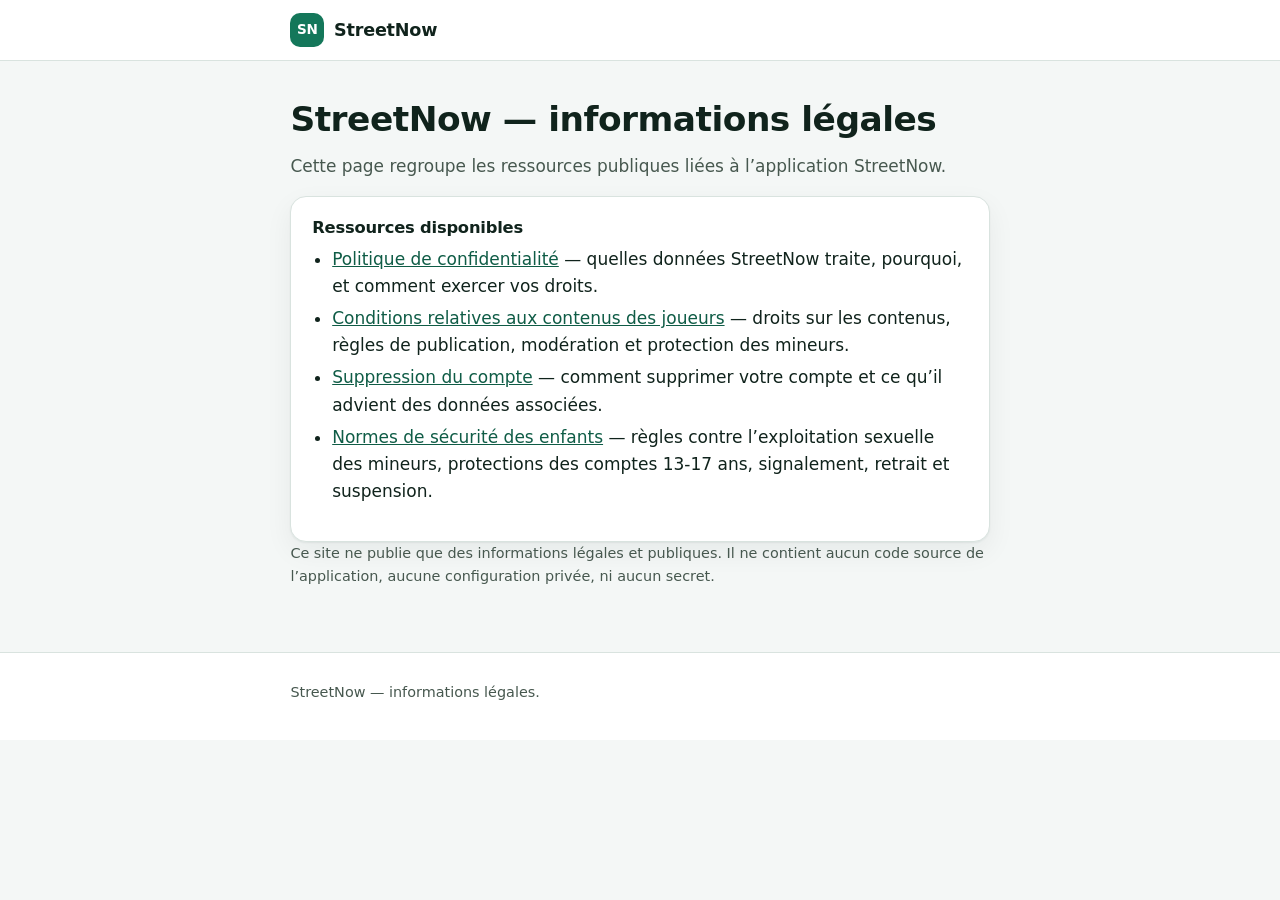
<file: index.html>
<!DOCTYPE html>
<html lang="fr">
<head>
  <meta charset="utf-8">
  <meta name="viewport" content="width=device-width, initial-scale=1">
  <title>StreetNow — informations légales</title>
  <meta name="description" content="Informations légales et publiques de l'application StreetNow : suppression de compte et ressources associées.">
  <meta name="robots" content="index, follow">
  <link rel="stylesheet" href="assets/styles.css">
</head>
<body>

  <!-- Page d'accueil minimale : elle ne contient que des liens vers les pages
       légales publiées. Aucun code source, aucune configuration, aucun secret. -->

  <a class="skip" href="#contenu">Aller au contenu</a>

  <header class="site-header">
    <div class="header-inner">
      <a class="brand" href="./" aria-label="StreetNow, accueil des informations légales">
        <span class="brand-mark" aria-hidden="true">SN</span>
        <span class="brand-name">StreetNow</span>
      </a>
    </div>
  </header>

  <main id="contenu" class="page">
    <h1>StreetNow — informations légales</h1>
    <p class="lead">
      Cette page regroupe les ressources publiques liées à l’application
      StreetNow.
    </p>

    <section class="card" aria-labelledby="titre-liens">
      <h2 class="section-title" id="titre-liens">Ressources disponibles</h2>
      <ul>
        <li>
          <a href="privacy-policy/">Politique de confidentialité</a>
          — quelles données StreetNow traite, pourquoi, et comment exercer vos droits.
        </li>
        <li>
          <a href="player-content-terms/">Conditions relatives aux contenus des joueurs</a>
          — droits sur les contenus, règles de publication, modération et protection des mineurs.
        </li>
        <li>
          <a href="delete-account/">Suppression du compte</a>
          — comment supprimer votre compte et ce qu’il advient des données associées.
        </li>
        <li>
          <a href="child-safety/">Normes de sécurité des enfants</a>
          — règles contre l’exploitation sexuelle des mineurs, protections des
          comptes 13-17 ans, signalement, retrait et suspension.
        </li>
      </ul>
    </section>

    <p class="small muted">
      Ce site ne publie que des informations légales et publiques. Il ne contient
      aucun code source de l’application, aucune configuration privée, ni aucun
      secret.
    </p>
  </main>

  <footer class="site-footer">
    <div class="site-footer-inner">
      <p>StreetNow — informations légales.</p>
    </div>
  </footer>

</body>
</html>
</file>
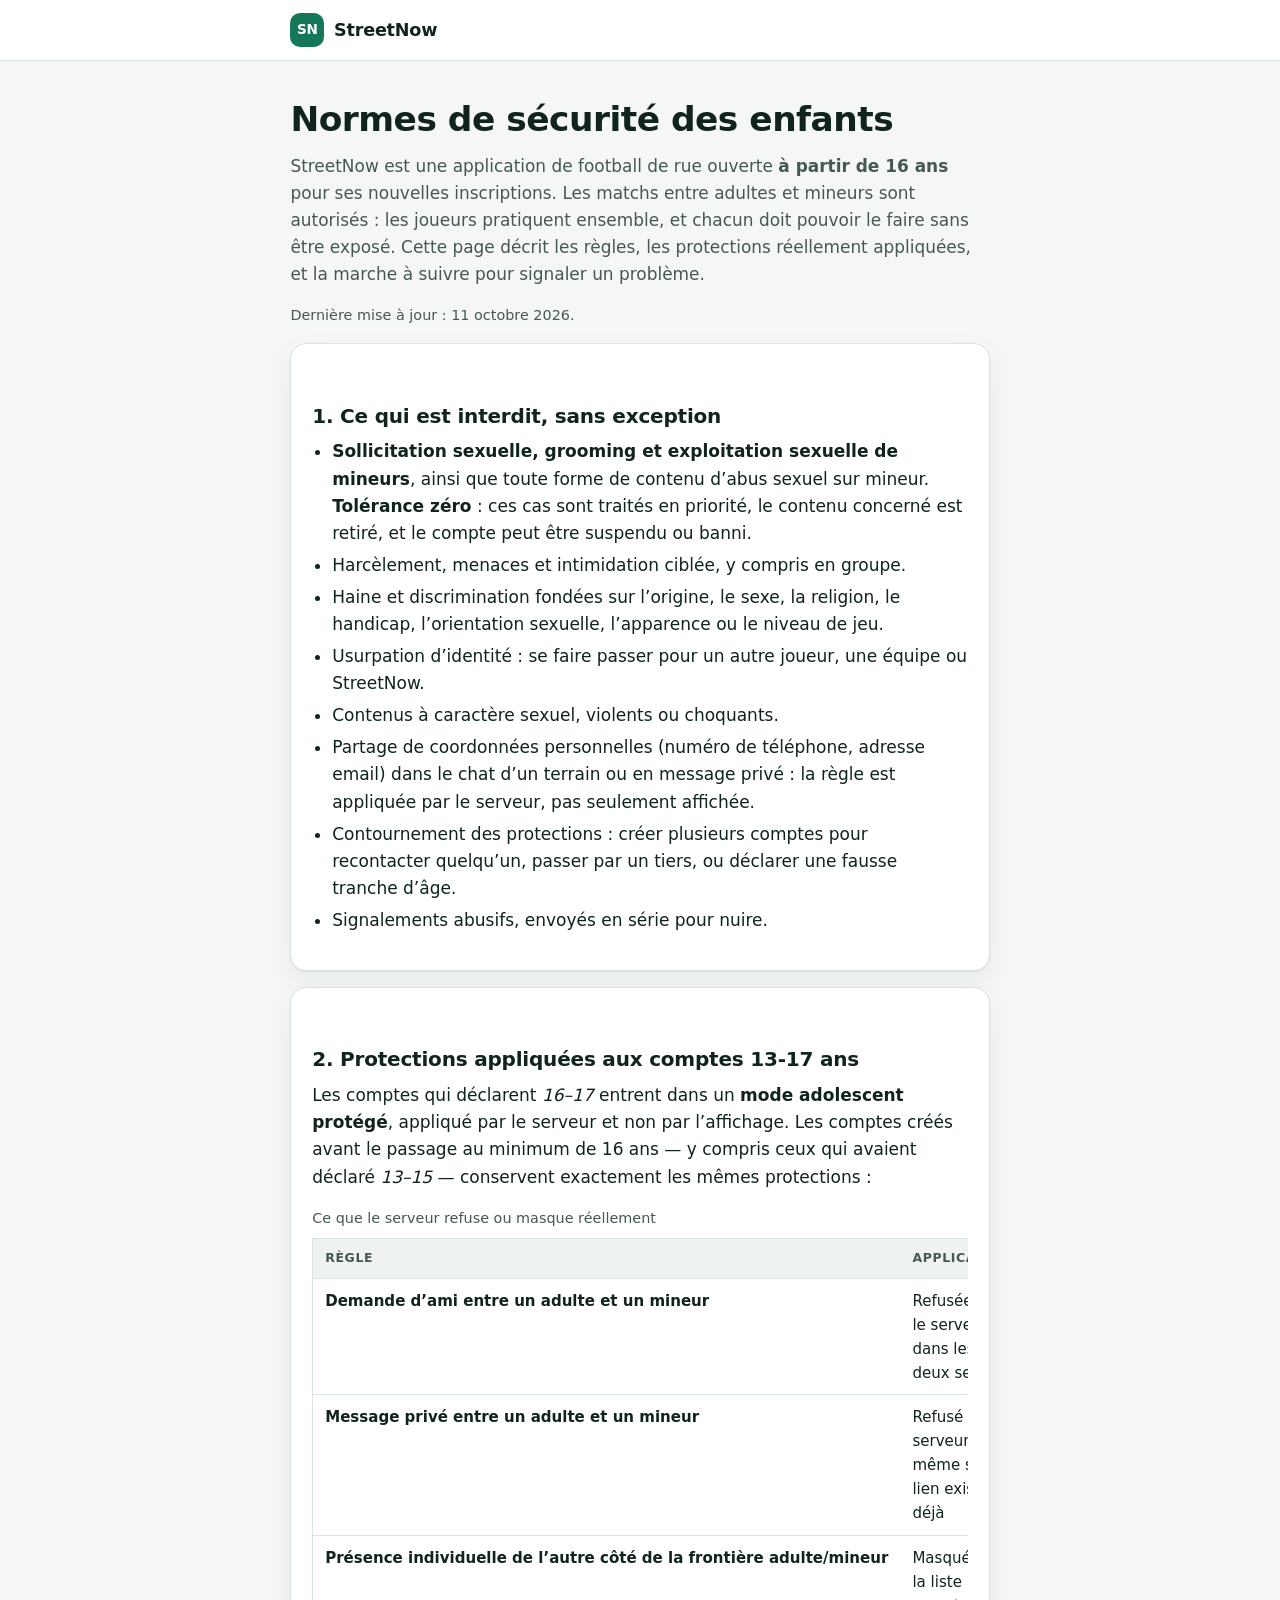
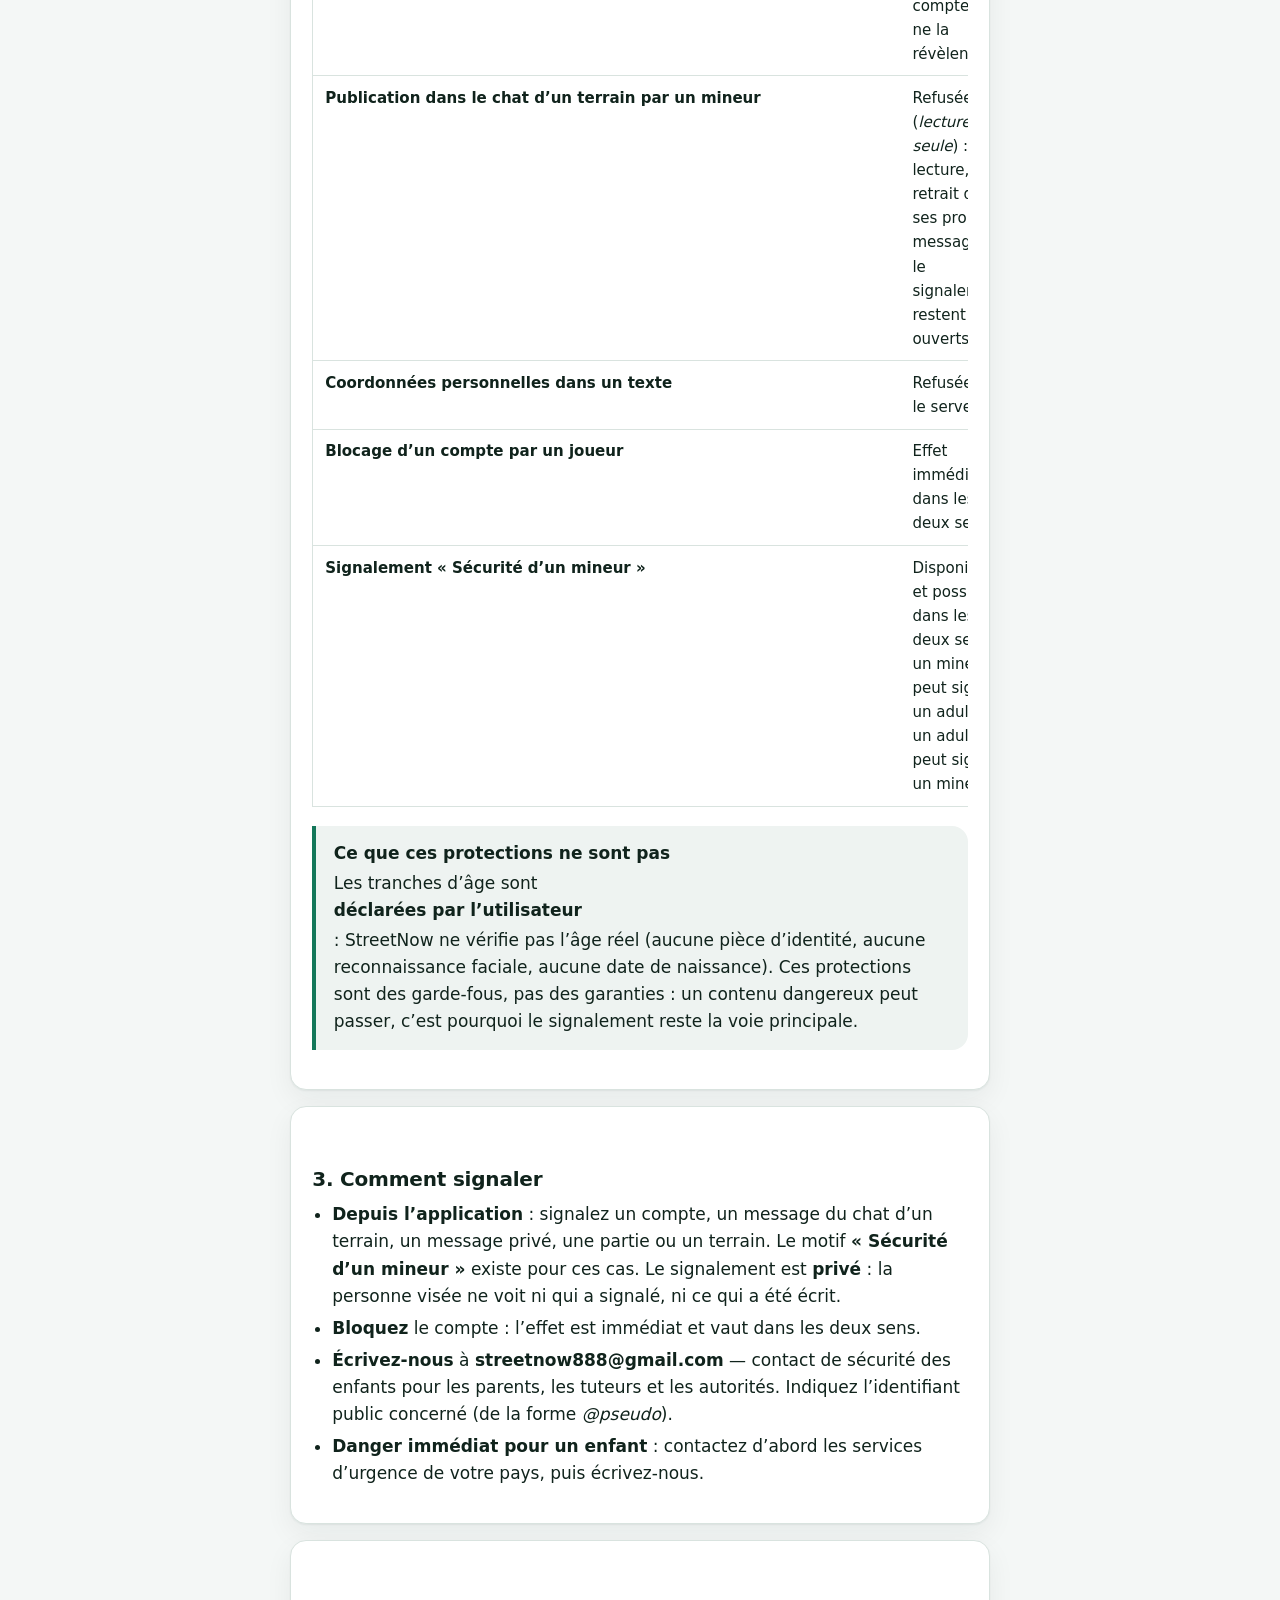
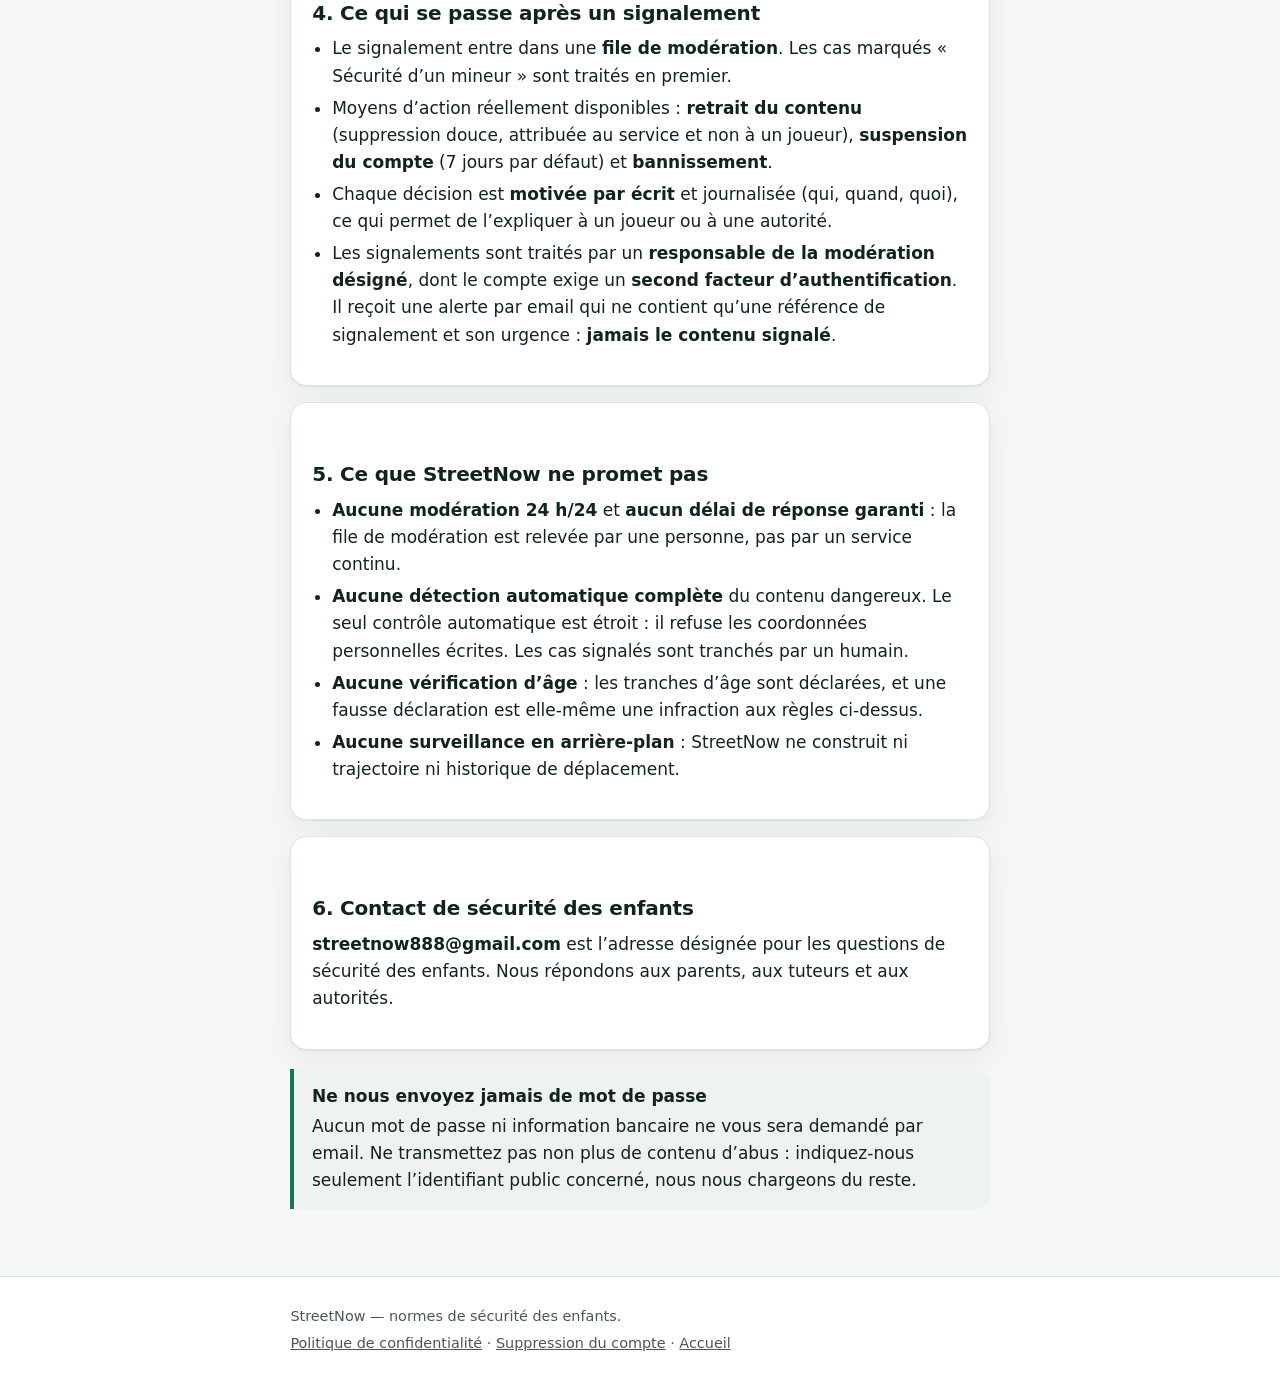
<file: child-safety/index.html>
<!DOCTYPE html>
<html lang="fr">
<head>
  <meta charset="utf-8">
  <meta name="viewport" content="width=device-width, initial-scale=1">
  <title>Normes de sécurité des enfants — StreetNow</title>
  <meta name="description" content="Règles de StreetNow contre l'exploitation sexuelle des mineurs, protections appliquées aux comptes 13-17 ans, mécanismes de signalement, de retrait et de suspension, et contact de sécurité des enfants.">
  <meta name="robots" content="index, follow">
  <link rel="stylesheet" href="../assets/styles.css">
</head>
<body>

  <!--
    Page publique « Normes de sécurité des enfants » de StreetNow.
    Contact : streetnow888@gmail.com
    Dernière mise à jour : 11 octobre 2026.
    Aucun JavaScript, aucun cookie, aucun traceur, aucune clé ni donnée privée.
  -->

  <a class="skip" href="#contenu">Aller au contenu</a>

  <header class="site-header">
    <div class="header-inner">
      <a class="brand" href="../" aria-label="StreetNow, accueil des informations légales">
        <span class="brand-mark" aria-hidden="true">SN</span>
        <span class="brand-name">StreetNow</span>
      </a>
    </div>
  </header>

  <main id="contenu" class="page">
    <h1>Normes de sécurité des enfants</h1>
    <p class="lead">
      StreetNow est une application de football de rue ouverte <strong>à partir
      de 16 ans</strong> pour ses nouvelles inscriptions. Les matchs entre
      adultes et mineurs sont autorisés :
      les joueurs pratiquent ensemble, et chacun doit pouvoir le faire sans être
      exposé. Cette page décrit les règles, les protections réellement
      appliquées, et la marche à suivre pour signaler un problème.
    </p>
    <p class="small muted">Dernière mise à jour : 11 octobre 2026.</p>

    <section class="card">
      <h2 id="interdit">1. Ce qui est interdit, sans exception</h2>
      <ul>
        <li>
          <strong>Sollicitation sexuelle, grooming et exploitation sexuelle de
          mineurs</strong>, ainsi que toute forme de contenu d’abus sexuel sur
          mineur. <strong>Tolérance zéro</strong> : ces cas sont traités en
          priorité, le contenu concerné est retiré, et le compte peut être
          suspendu ou banni.
        </li>
        <li>Harcèlement, menaces et intimidation ciblée, y compris en groupe.</li>
        <li>
          Haine et discrimination fondées sur l’origine, le sexe, la religion,
          le handicap, l’orientation sexuelle, l’apparence ou le niveau de jeu.
        </li>
        <li>
          Usurpation d’identité : se faire passer pour un autre joueur, une
          équipe ou StreetNow.
        </li>
        <li>Contenus à caractère sexuel, violents ou choquants.</li>
        <li>
          Partage de coordonnées personnelles (numéro de téléphone, adresse
          email) dans le chat d’un terrain ou en message privé : la règle est
          appliquée par le serveur, pas seulement affichée.
        </li>
        <li>
          Contournement des protections : créer plusieurs comptes pour
          recontacter quelqu’un, passer par un tiers, ou déclarer une fausse
          tranche d’âge.
        </li>
        <li>Signalements abusifs, envoyés en série pour nuire.</li>
      </ul>
    </section>

    <section class="card">
      <h2 id="protections">2. Protections appliquées aux comptes 13-17 ans</h2>
      <p>
        Les comptes qui déclarent <em>16–17</em> entrent dans un
        <strong>mode adolescent protégé</strong>, appliqué par le serveur et non
        par l’affichage. Les comptes créés avant le passage au minimum de
        16 ans — y compris ceux qui avaient déclaré <em>13–15</em> — conservent
        exactement les mêmes protections :
      </p>
      <div class="table-wrap">
        <table>
          <caption class="small muted">Ce que le serveur refuse ou masque réellement</caption>
          <thead>
            <tr>
              <th scope="col">Règle</th>
              <th scope="col">Application</th>
            </tr>
          </thead>
          <tbody>
            <tr>
              <th scope="row">Demande d’ami entre un adulte et un mineur</th>
              <td>Refusée par le serveur, dans les deux sens</td>
            </tr>
            <tr>
              <th scope="row">Message privé entre un adulte et un mineur</th>
              <td>Refusé par le serveur, même si un lien existait déjà</td>
            </tr>
            <tr>
              <th scope="row">Présence individuelle de l’autre côté de la frontière adulte/mineur</th>
              <td>Masquée : ni la liste ni les compteurs ne la révèlent</td>
            </tr>
            <tr>
              <th scope="row">Publication dans le chat d’un terrain par un mineur</th>
              <td>
                Refusée (<em>lecture seule</em>) : la lecture, le retrait de ses
                propres messages et le signalement restent ouverts
              </td>
            </tr>
            <tr>
              <th scope="row">Coordonnées personnelles dans un texte</th>
              <td>Refusées par le serveur</td>
            </tr>
            <tr>
              <th scope="row">Blocage d’un compte par un joueur</th>
              <td>Effet immédiat, dans les deux sens</td>
            </tr>
            <tr>
              <th scope="row">Signalement « Sécurité d’un mineur »</th>
              <td>
                Disponible, et possible dans les deux sens : un mineur peut
                signaler un adulte, un adulte peut signaler un mineur
              </td>
            </tr>
          </tbody>
        </table>
      </div>
      <aside class="notice">
        <strong>Ce que ces protections ne sont pas</strong>
        Les tranches d’âge sont <strong>déclarées par l’utilisateur</strong> :
        StreetNow ne vérifie pas l’âge réel (aucune pièce d’identité, aucune
        reconnaissance faciale, aucune date de naissance). Ces protections sont
        des garde-fous, pas des garanties : un contenu dangereux peut passer,
        c’est pourquoi le signalement reste la voie principale.
      </aside>
    </section>

    <section class="card">
      <h2 id="signaler">3. Comment signaler</h2>
      <ul>
        <li>
          <strong>Depuis l’application</strong> : signalez un compte, un message
          du chat d’un terrain, un message privé, une partie ou un terrain. Le
          motif <strong>« Sécurité d’un mineur »</strong> existe pour ces cas.
          Le signalement est <strong>privé</strong> : la personne visée ne voit
          ni qui a signalé, ni ce qui a été écrit.
        </li>
        <li>
          <strong>Bloquez</strong> le compte : l’effet est immédiat et vaut dans
          les deux sens.
        </li>
        <li>
          <strong>Écrivez-nous</strong> à
          <strong>streetnow888@gmail.com</strong> — contact de sécurité des
          enfants pour les parents, les tuteurs et les autorités. Indiquez
          l’identifiant public concerné (de la forme <em>@pseudo</em>).
        </li>
        <li>
          <strong>Danger immédiat pour un enfant</strong> : contactez d’abord
          les services d’urgence de votre pays, puis écrivez-nous.
        </li>
      </ul>
    </section>

    <section class="card">
      <h2 id="suite">4. Ce qui se passe après un signalement</h2>
      <ul>
        <li>
          Le signalement entre dans une <strong>file de modération</strong>. Les
          cas marqués « Sécurité d’un mineur » sont traités en premier.
        </li>
        <li>
          Moyens d’action réellement disponibles :
          <strong>retrait du contenu</strong> (suppression douce, attribuée au
          service et non à un joueur), <strong>suspension du compte</strong>
          (7 jours par défaut) et <strong>bannissement</strong>.
        </li>
        <li>
          Chaque décision est <strong>motivée par écrit</strong> et journalisée
          (qui, quand, quoi), ce qui permet de l’expliquer à un joueur ou à une
          autorité.
        </li>
        <li>
          Les signalements sont traités par un <strong>responsable de la
          modération désigné</strong>, dont le compte exige un
          <strong>second facteur d’authentification</strong>. Il reçoit une
          alerte par email qui ne contient qu’une référence de signalement et
          son urgence : <strong>jamais le contenu signalé</strong>.
        </li>
      </ul>
    </section>

    <section class="card">
      <h2 id="limites">5. Ce que StreetNow ne promet pas</h2>
      <ul>
        <li>
          <strong>Aucune modération 24 h/24</strong> et
          <strong>aucun délai de réponse garanti</strong> : la file de
          modération est relevée par une personne, pas par un service continu.
        </li>
        <li>
          <strong>Aucune détection automatique complète</strong> du contenu
          dangereux. Le seul contrôle automatique est étroit : il refuse les
          coordonnées personnelles écrites. Les cas signalés sont tranchés par
          un humain.
        </li>
        <li>
          <strong>Aucune vérification d’âge</strong> : les tranches d’âge sont
          déclarées, et une fausse déclaration est elle-même une infraction aux
          règles ci-dessus.
        </li>
        <li>
          <strong>Aucune surveillance en arrière-plan</strong> : StreetNow ne
          construit ni trajectoire ni historique de déplacement.
        </li>
      </ul>
    </section>

    <section class="card">
      <h2 id="contact">6. Contact de sécurité des enfants</h2>
      <p>
        <strong>streetnow888@gmail.com</strong> est l’adresse désignée pour les
        questions de sécurité des enfants. Nous répondons aux parents, aux
        tuteurs et aux autorités.
      </p>
    </section>

    <aside class="notice">
      <strong>Ne nous envoyez jamais de mot de passe</strong>
      Aucun mot de passe ni information bancaire ne vous sera demandé par email.
      Ne transmettez pas non plus de contenu d’abus : indiquez-nous seulement
      l’identifiant public concerné, nous nous chargeons du reste.
    </aside>
  </main>

  <footer class="site-footer">
    <div class="site-footer-inner">
      <p>StreetNow — normes de sécurité des enfants.</p>
      <p class="small">
        <a href="../privacy-policy/">Politique de confidentialité</a>
        ·
        <a href="../delete-account/">Suppression du compte</a>
        ·
        <a href="../">Accueil</a>
      </p>
    </div>
  </footer>

</body>
</html>
</file>
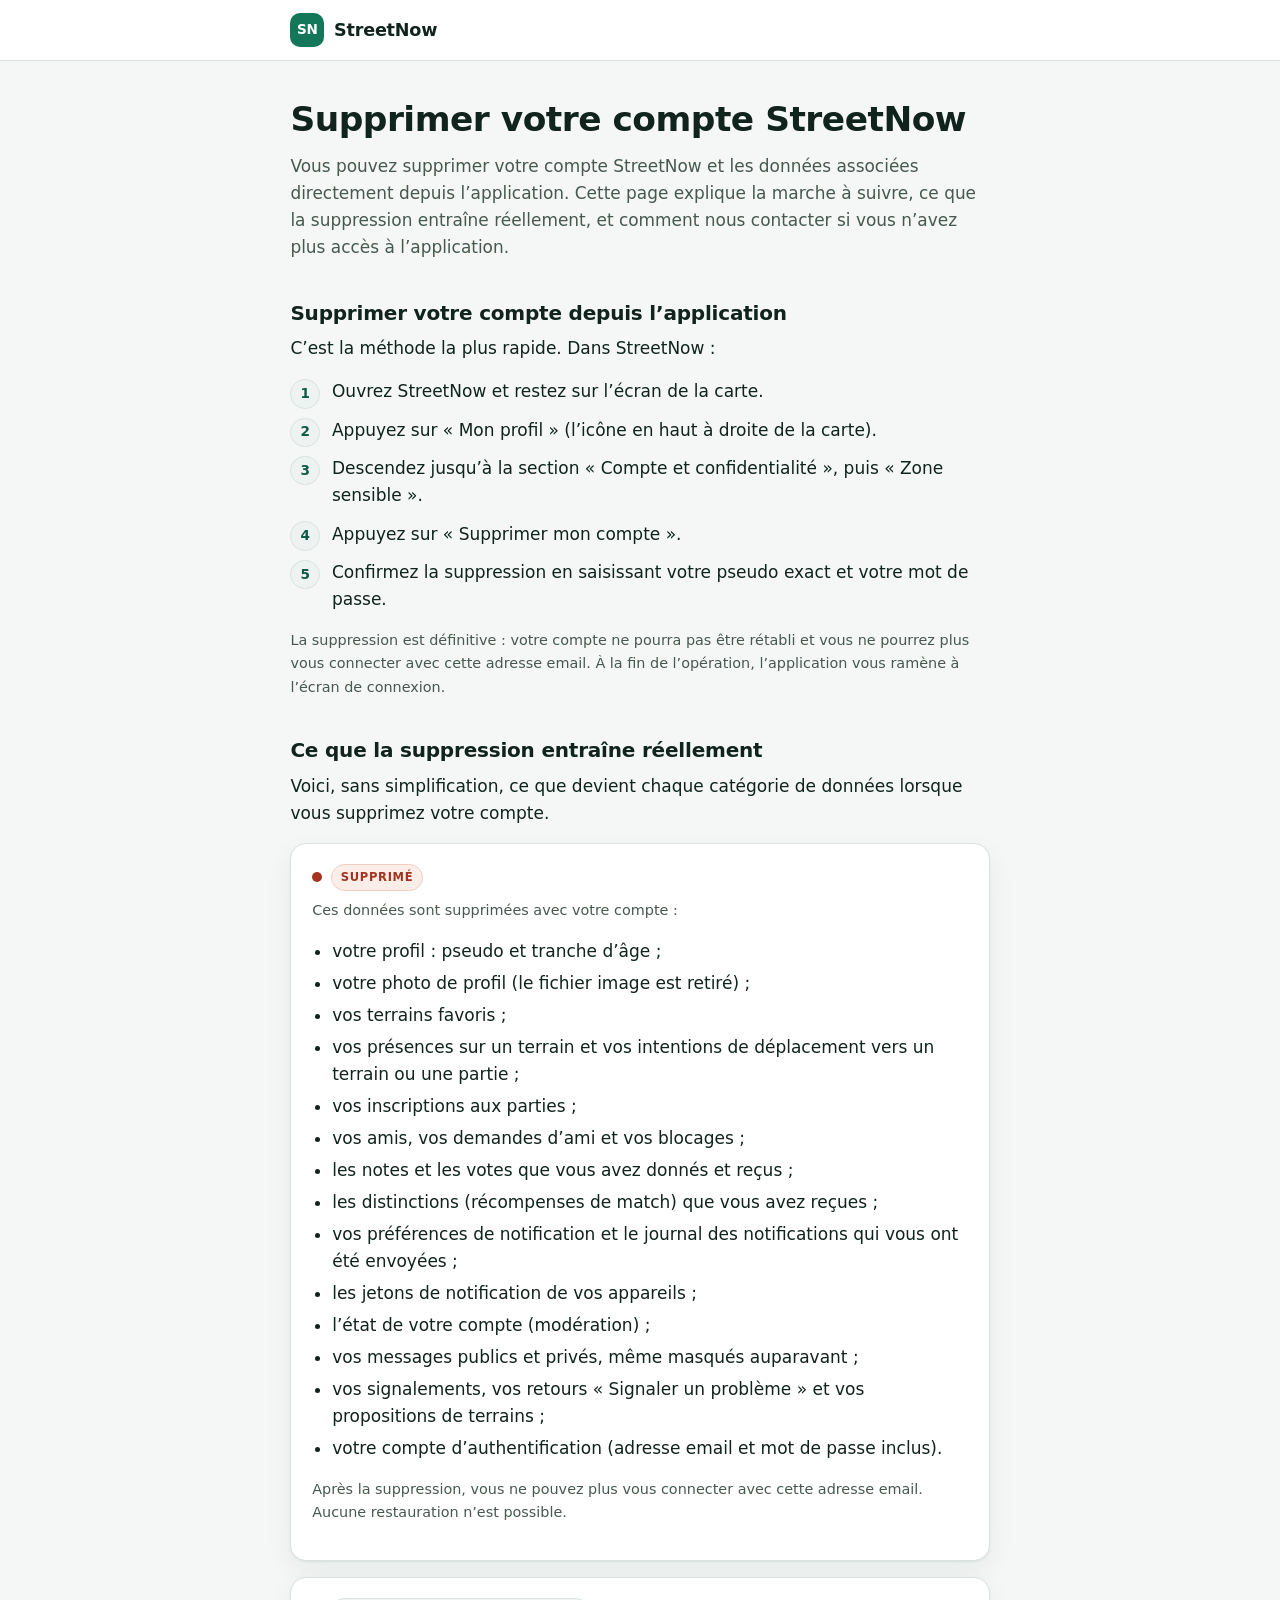
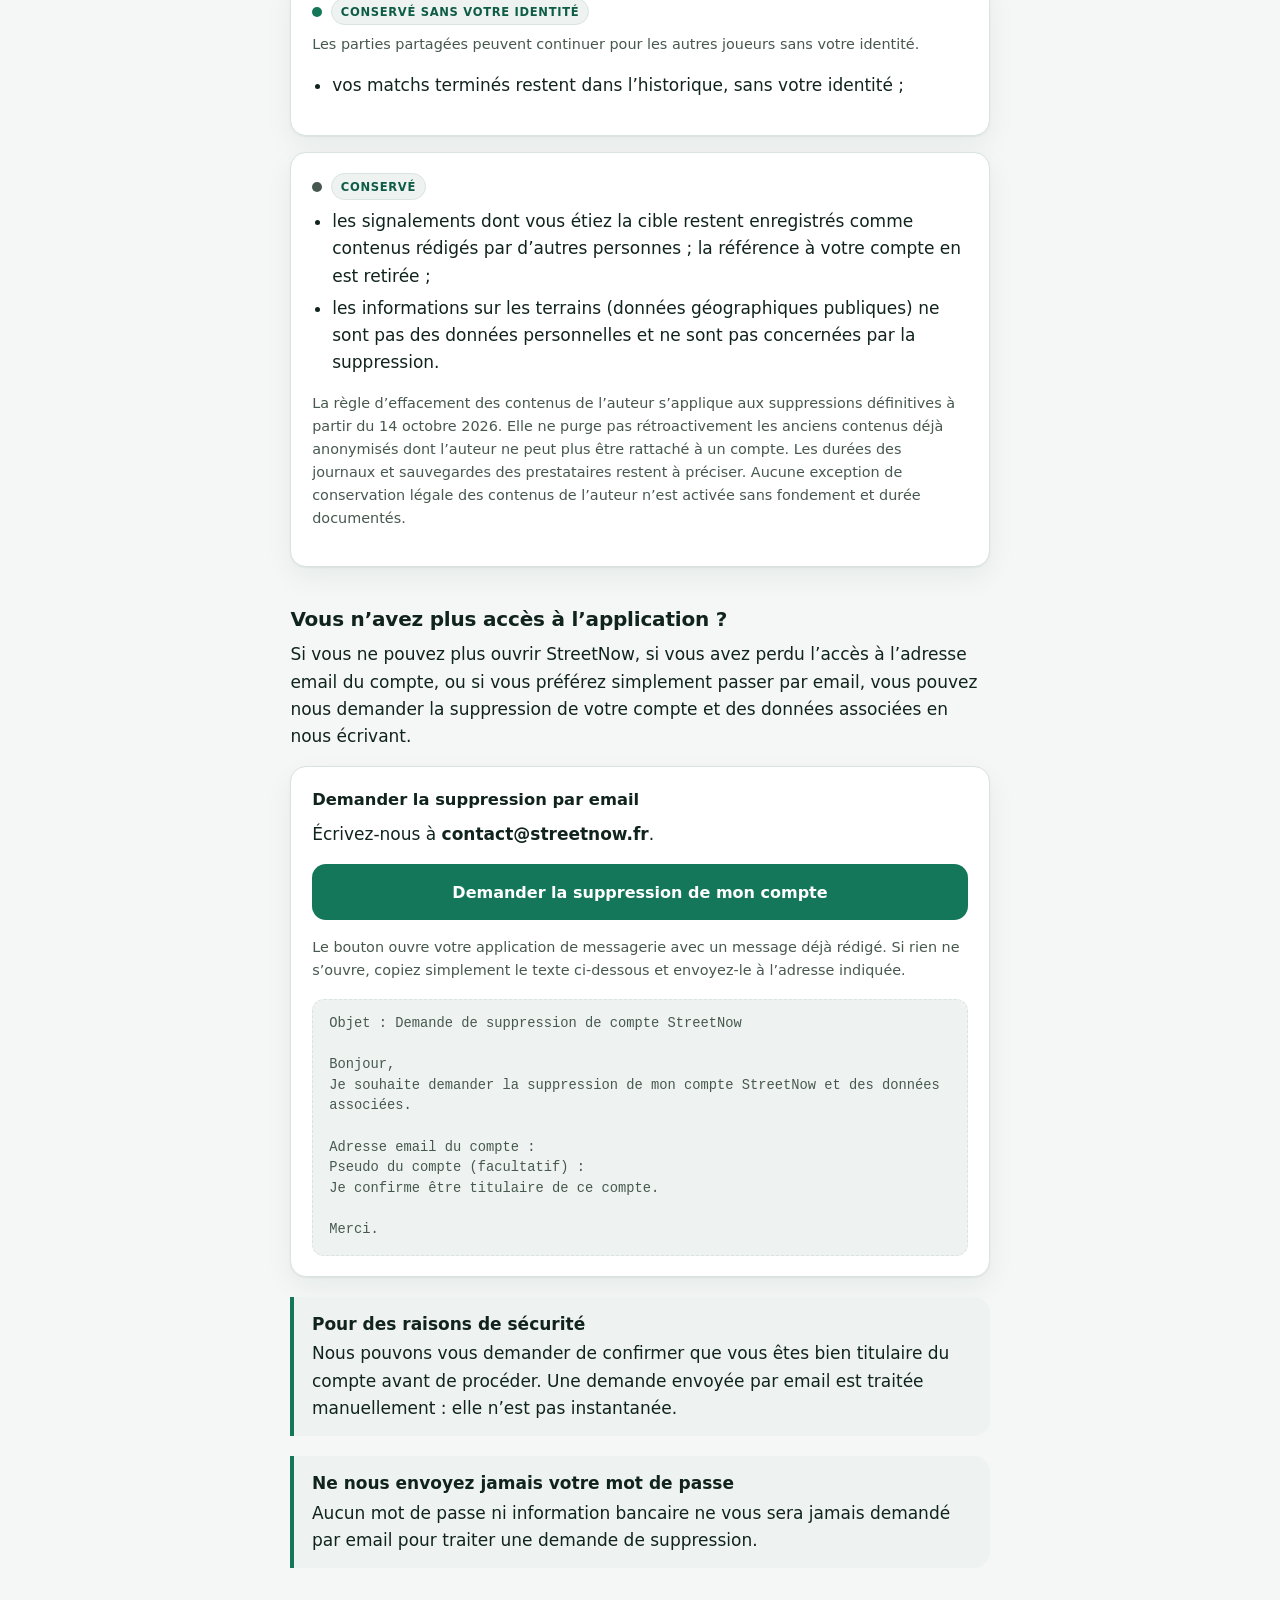
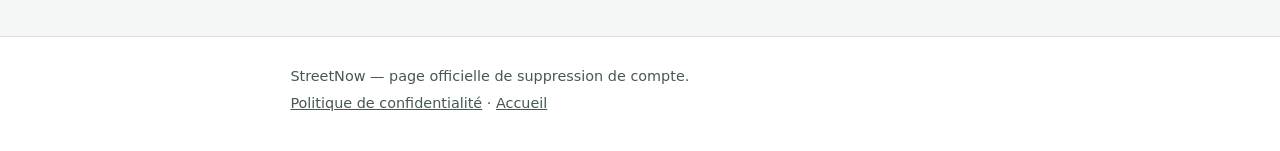
<file: delete-account/index.html>
<!DOCTYPE html>
<html lang="fr">
<head>
  <meta charset="utf-8">
  <meta name="viewport" content="width=device-width, initial-scale=1">
  <title>Supprimer votre compte StreetNow</title>
  <meta name="description" content="Comment supprimer votre compte StreetNow et ce qu'il advient des données associées : ce qui est supprimé, ce qui est retiré de votre identité et ce qui est conservé.">
  <meta name="robots" content="index, follow">
  <link rel="stylesheet" href="../assets/styles.css">
</head>
<body>

  <!--
    Page publique de suppression de compte StreetNow.
    Contact : contact@streetnow.fr
    Dernière mise à jour : 14 octobre 2026.
    Aucun JavaScript, aucun cookie, aucun traceur, aucune clé ni donnée privée.
  -->

  <a class="skip" href="#contenu">Aller au contenu</a>

  <header class="site-header">
    <div class="header-inner">
      <a class="brand" href="../" aria-label="StreetNow, accueil des informations légales">
        <span class="brand-mark" aria-hidden="true">SN</span>
        <span class="brand-name">StreetNow</span>
      </a>
    </div>
  </header>

  <main id="contenu" class="page">
    <h1>Supprimer votre compte StreetNow</h1>
    <p class="lead">
      Vous pouvez supprimer votre compte StreetNow et les données associées
      directement depuis l’application. Cette page explique la marche à suivre,
      ce que la suppression entraîne réellement, et comment nous contacter si
      vous n’avez plus accès à l’application.
    </p>

    <h2>Supprimer votre compte depuis l’application</h2>
    <p>C’est la méthode la plus rapide. Dans StreetNow :</p>
    <ol class="steps">
      <li>Ouvrez StreetNow et restez sur l’écran de la carte.</li>
      <li>Appuyez sur « Mon profil » (l’icône en haut à droite de la carte).</li>
      <li>Descendez jusqu’à la section « Compte et confidentialité », puis « Zone sensible ».</li>
      <li>Appuyez sur « Supprimer mon compte ».</li>
      <li>Confirmez la suppression en saisissant votre pseudo exact et votre mot de passe.</li>
    </ol>
    <p class="muted small">
      La suppression est définitive : votre compte ne pourra pas être rétabli et
      vous ne pourrez plus vous connecter avec cette adresse email. À la fin de
      l’opération, l’application vous ramène à l’écran de connexion.
    </p>

    <h2>Ce que la suppression entraîne réellement</h2>
    <p>Voici, sans simplification, ce que devient chaque catégorie de données
      lorsque vous supprimez votre compte.</p>

    <section class="card" aria-labelledby="titre-supprime">
      <h3 class="section-title" id="titre-supprime">
        <span class="dot dot--deleted" aria-hidden="true"></span>
        <span class="tag tag--deleted">Supprimé</span>
      </h3>
      <p class="small muted">Ces données sont supprimées avec votre compte :</p>
      <ul>
        <li>votre profil : pseudo et tranche d’âge ;</li>
        <li>votre photo de profil (le fichier image est retiré) ;</li>
        <li>vos terrains favoris ;</li>
        <li>vos présences sur un terrain et vos intentions de déplacement vers un terrain ou une partie ;</li>
        <li>vos inscriptions aux parties ;</li>
        <li>vos amis, vos demandes d’ami et vos blocages ;</li>
        <li>les notes et les votes que vous avez donnés et reçus ;</li>
        <li>les distinctions (récompenses de match) que vous avez reçues ;</li>
        <li>vos préférences de notification et le journal des notifications qui vous ont été envoyées ;</li>
        <li>les jetons de notification de vos appareils ;</li>
        <li>l’état de votre compte (modération) ;</li>
        <li>vos messages publics et privés, même masqués auparavant ;</li>
        <li>vos signalements, vos retours « Signaler un problème » et vos propositions de terrains ;</li>
        <li>votre compte d’authentification (adresse email et mot de passe inclus).</li>
      </ul>
      <p class="small muted">
        Après la suppression, vous ne pouvez plus vous connecter avec cette
        adresse email. Aucune restauration n’est possible.
      </p>
    </section>

    <section class="card" aria-labelledby="titre-anonymise">
      <h3 class="section-title" id="titre-anonymise">
        <span class="dot dot--anon" aria-hidden="true"></span>
        <span class="tag tag--anon">Conservé sans votre identité</span>
      </h3>
      <p class="small muted">Les parties partagées peuvent continuer pour les autres joueurs sans votre identité.</p><ul><li>vos matchs terminés restent dans l’historique, sans votre identité ;</li></ul>
    </section>

    <section class="card" aria-labelledby="titre-conserve">
      <h3 class="section-title" id="titre-conserve">
        <span class="dot dot--kept" aria-hidden="true"></span>
        <span class="tag tag--kept">Conservé</span>
      </h3>
      <ul>
        <li>les signalements dont vous étiez la cible restent enregistrés comme contenus rédigés par d’autres personnes ; la référence à votre compte en est retirée ;</li>
        <li>les informations sur les terrains (données géographiques publiques) ne sont pas des données personnelles et ne sont pas concernées par la suppression.</li>
      </ul>
      <p class="small muted">
        La règle d’effacement des contenus de l’auteur s’applique aux suppressions définitives à partir du 14 octobre 2026. Elle ne purge pas rétroactivement les anciens contenus déjà anonymisés dont l’auteur ne peut plus être rattaché à un compte. Les durées des journaux et sauvegardes des prestataires restent à préciser. Aucune exception de conservation légale des contenus de l’auteur n’est activée sans fondement et durée documentés.
      </p>
    </section>

    <h2>Vous n’avez plus accès à l’application ?</h2>
    <p>
      Si vous ne pouvez plus ouvrir StreetNow, si vous avez perdu l’accès à
      l’adresse email du compte, ou si vous préférez simplement passer par
      email, vous pouvez nous demander la suppression de votre compte et des
      données associées en nous écrivant.
    </p>

    <section class="card" aria-labelledby="titre-email">
      <h3 class="section-title" id="titre-email">Demander la suppression par email</h3>

      <p>
        Écrivez-nous à
        <strong>contact@streetnow.fr</strong>.
      </p>

      <p>
        <a class="button"
           href="mailto:contact@streetnow.fr?subject=Demande%20de%20suppression%20de%20compte%20StreetNow&amp;body=Bonjour%2C%0D%0A%0D%0AJe%20souhaite%20demander%20la%20suppression%20de%20mon%20compte%20StreetNow%20et%20des%20donn%C3%A9es%20associ%C3%A9es.%0D%0A%0D%0AAdresse%20email%20du%20compte%20%3A%0D%0APseudo%20du%20compte%20%28facultatif%29%20%3A%0D%0AJe%20confirme%20%C3%AAtre%20titulaire%20de%20ce%20compte.%0D%0A%0D%0AMerci.">
          Demander la suppression de mon compte
        </a>
      </p>
      <p class="small muted">
        Le bouton ouvre votre application de messagerie avec un message déjà
        rédigé. Si rien ne s’ouvre, copiez simplement le texte ci-dessous et
        envoyez-le à l’adresse indiquée.
      </p>
      <p class="mail-template">Objet : Demande de suppression de compte StreetNow

Bonjour,
Je souhaite demander la suppression de mon compte StreetNow et des données associées.

Adresse email du compte :
Pseudo du compte (facultatif) :
Je confirme être titulaire de ce compte.

Merci.</p>
    </section>

    <aside class="notice">
      <strong>Pour des raisons de sécurité</strong>
      Nous pouvons vous demander de confirmer que vous êtes bien titulaire du
      compte avant de procéder. Une demande envoyée par email est traitée
      manuellement : elle n’est pas instantanée.
    </aside>

    <aside class="notice">
      <strong>Ne nous envoyez jamais votre mot de passe</strong>
      Aucun mot de passe ni information bancaire ne vous sera jamais demandé par
      email pour traiter une demande de suppression.
    </aside>
  </main>

  <footer class="site-footer">
    <div class="site-footer-inner">
      <p>StreetNow — page officielle de suppression de compte.</p>
      <p class="small">
        <a href="../privacy-policy/">Politique de confidentialité</a>
        ·
        <a href="../">Accueil</a>
      </p>
    </div>
  </footer>

</body>
</html>
</file>
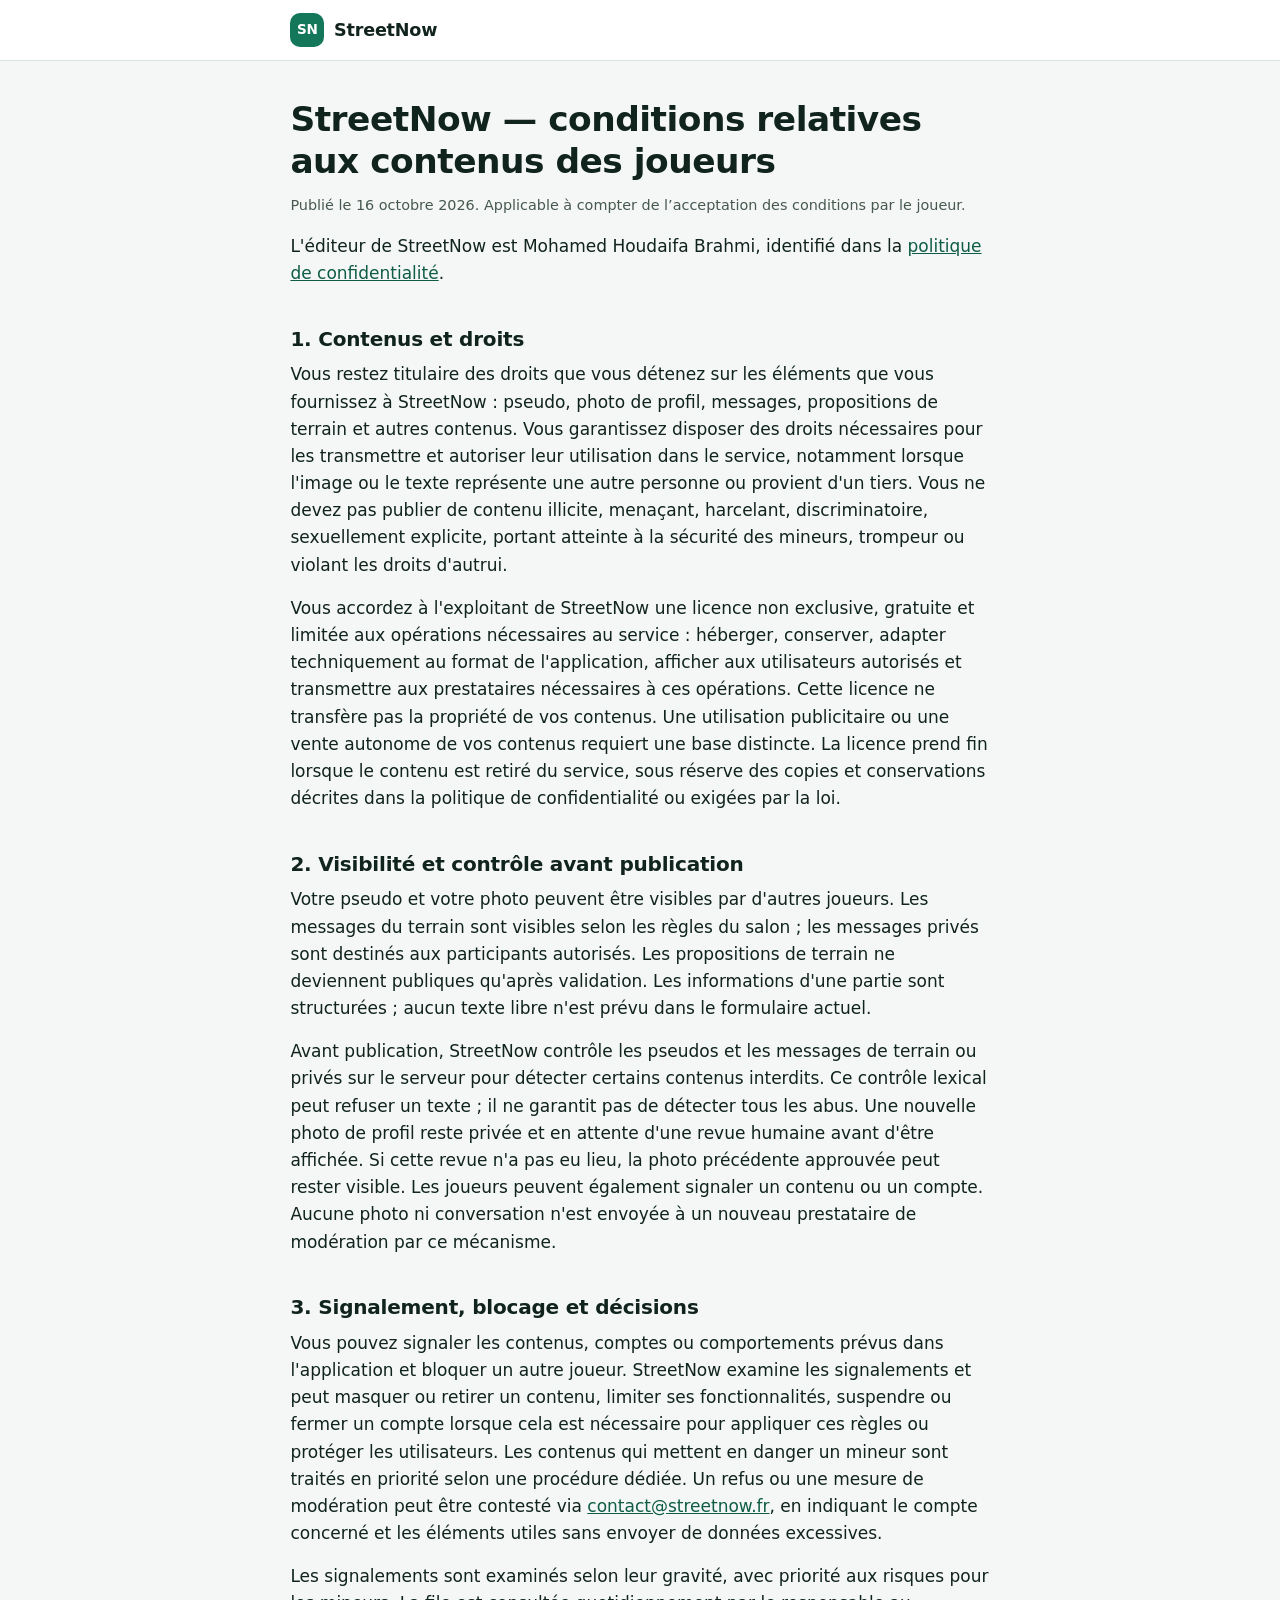
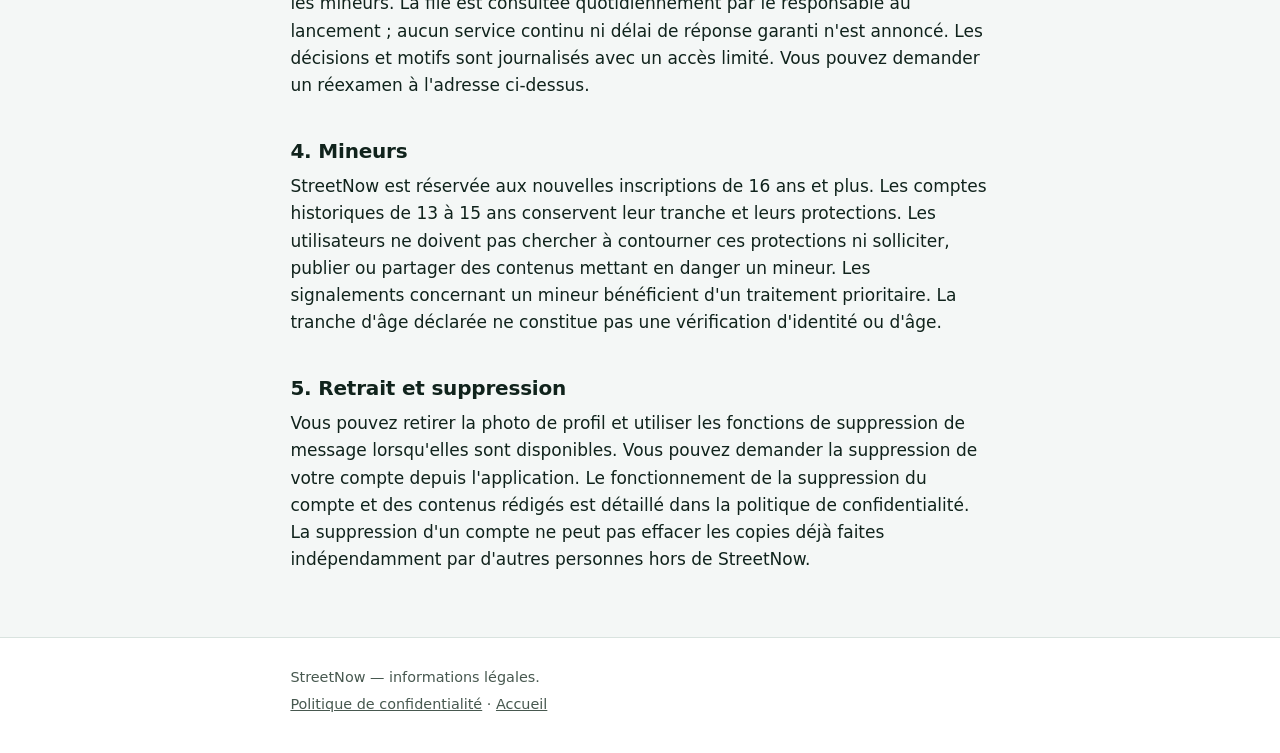
<file: player-content-terms/index.html>
<!DOCTYPE html>
<html lang="fr">
<head>
  <meta charset="utf-8">
  <meta name="viewport" content="width=device-width, initial-scale=1">
  <title>Conditions relatives aux contenus des joueurs — StreetNow</title>
  <meta name="description" content="Règles StreetNow pour les contenus des joueurs, la modération, les signalements et la protection des mineurs.">
  <meta name="robots" content="index, follow">
  <link rel="stylesheet" href="../assets/styles.css">
</head>
<body>
  <a class="skip" href="#contenu">Aller au contenu</a>
  <header class="site-header"><div class="header-inner"><a class="brand" href="../" aria-label="StreetNow, accueil des informations légales"><span class="brand-mark" aria-hidden="true">SN</span><span class="brand-name">StreetNow</span></a></div></header>
  <main id="contenu" class="page">
    <h1>StreetNow — conditions relatives aux contenus des joueurs</h1>
    <p class="small muted">Publié le 16 octobre 2026. Applicable à compter de l’acceptation des conditions par le joueur.</p>
    <p>L&#x27;éditeur de StreetNow est Mohamed Houdaifa Brahmi, identifié dans la <a href="https://letsfoot.github.io/streetnow-legal/privacy-policy/">politique de confidentialité</a>.</p>
    <h2 id="section-1">1. Contenus et droits</h2>
    <p>Vous restez titulaire des droits que vous détenez sur les éléments que vous fournissez à StreetNow : pseudo, photo de profil, messages, propositions de terrain et autres contenus. Vous garantissez disposer des droits nécessaires pour les transmettre et autoriser leur utilisation dans le service, notamment lorsque l&#x27;image ou le texte représente une autre personne ou provient d&#x27;un tiers. Vous ne devez pas publier de contenu illicite, menaçant, harcelant, discriminatoire, sexuellement explicite, portant atteinte à la sécurité des mineurs, trompeur ou violant les droits d&#x27;autrui.</p>
    <p>Vous accordez à l&#x27;exploitant de StreetNow une licence non exclusive, gratuite et limitée aux opérations nécessaires au service : héberger, conserver, adapter techniquement au format de l&#x27;application, afficher aux utilisateurs autorisés et transmettre aux prestataires nécessaires à ces opérations. Cette licence ne transfère pas la propriété de vos contenus. Une utilisation publicitaire ou une vente autonome de vos contenus requiert une base distincte. La licence prend fin lorsque le contenu est retiré du service, sous réserve des copies et conservations décrites dans la politique de confidentialité ou exigées par la loi.</p>
    <h2 id="section-2">2. Visibilité et contrôle avant publication</h2>
    <p>Votre pseudo et votre photo peuvent être visibles par d&#x27;autres joueurs. Les messages du terrain sont visibles selon les règles du salon ; les messages privés sont destinés aux participants autorisés. Les propositions de terrain ne deviennent publiques qu&#x27;après validation. Les informations d&#x27;une partie sont structurées ; aucun texte libre n&#x27;est prévu dans le formulaire actuel.</p>
    <p>Avant publication, StreetNow contrôle les pseudos et les messages de terrain ou privés sur le serveur pour détecter certains contenus interdits. Ce contrôle lexical peut refuser un texte ; il ne garantit pas de détecter tous les abus. Une nouvelle photo de profil reste privée et en attente d&#x27;une revue humaine avant d&#x27;être affichée. Si cette revue n&#x27;a pas eu lieu, la photo précédente approuvée peut rester visible. Les joueurs peuvent également signaler un contenu ou un compte. Aucune photo ni conversation n&#x27;est envoyée à un nouveau prestataire de modération par ce mécanisme.</p>
    <h2 id="section-3">3. Signalement, blocage et décisions</h2>
    <p>Vous pouvez signaler les contenus, comptes ou comportements prévus dans l&#x27;application et bloquer un autre joueur. StreetNow examine les signalements et peut masquer ou retirer un contenu, limiter ses fonctionnalités, suspendre ou fermer un compte lorsque cela est nécessaire pour appliquer ces règles ou protéger les utilisateurs. Les contenus qui mettent en danger un mineur sont traités en priorité selon une procédure dédiée. Un refus ou une mesure de modération peut être contesté via <a href="mailto:contact@streetnow.fr">contact@streetnow.fr</a>, en indiquant le compte concerné et les éléments utiles sans envoyer de données excessives.</p>
    <p>Les signalements sont examinés selon leur gravité, avec priorité aux risques pour les mineurs. La file est consultée quotidiennement par le responsable au lancement ; aucun service continu ni délai de réponse garanti n&#x27;est annoncé. Les décisions et motifs sont journalisés avec un accès limité. Vous pouvez demander un réexamen à l&#x27;adresse ci-dessus.</p>
    <h2 id="section-4">4. Mineurs</h2>
    <p>StreetNow est réservée aux nouvelles inscriptions de 16 ans et plus. Les comptes historiques de 13 à 15 ans conservent leur tranche et leurs protections. Les utilisateurs ne doivent pas chercher à contourner ces protections ni solliciter, publier ou partager des contenus mettant en danger un mineur. Les signalements concernant un mineur bénéficient d&#x27;un traitement prioritaire. La tranche d&#x27;âge déclarée ne constitue pas une vérification d&#x27;identité ou d&#x27;âge.</p>
    <h2 id="section-5">5. Retrait et suppression</h2>
    <p>Vous pouvez retirer la photo de profil et utiliser les fonctions de suppression de message lorsqu&#x27;elles sont disponibles. Vous pouvez demander la suppression de votre compte depuis l&#x27;application. Le fonctionnement de la suppression du compte et des contenus rédigés est détaillé dans la politique de confidentialité. La suppression d&#x27;un compte ne peut pas effacer les copies déjà faites indépendamment par d&#x27;autres personnes hors de StreetNow.</p>
  </main>
  <footer class="site-footer"><div class="site-footer-inner"><p>StreetNow — informations légales.</p><p class="small"><a href="../privacy-policy/">Politique de confidentialité</a> · <a href="../">Accueil</a></p></div></footer>
</body>
</html>
</file>
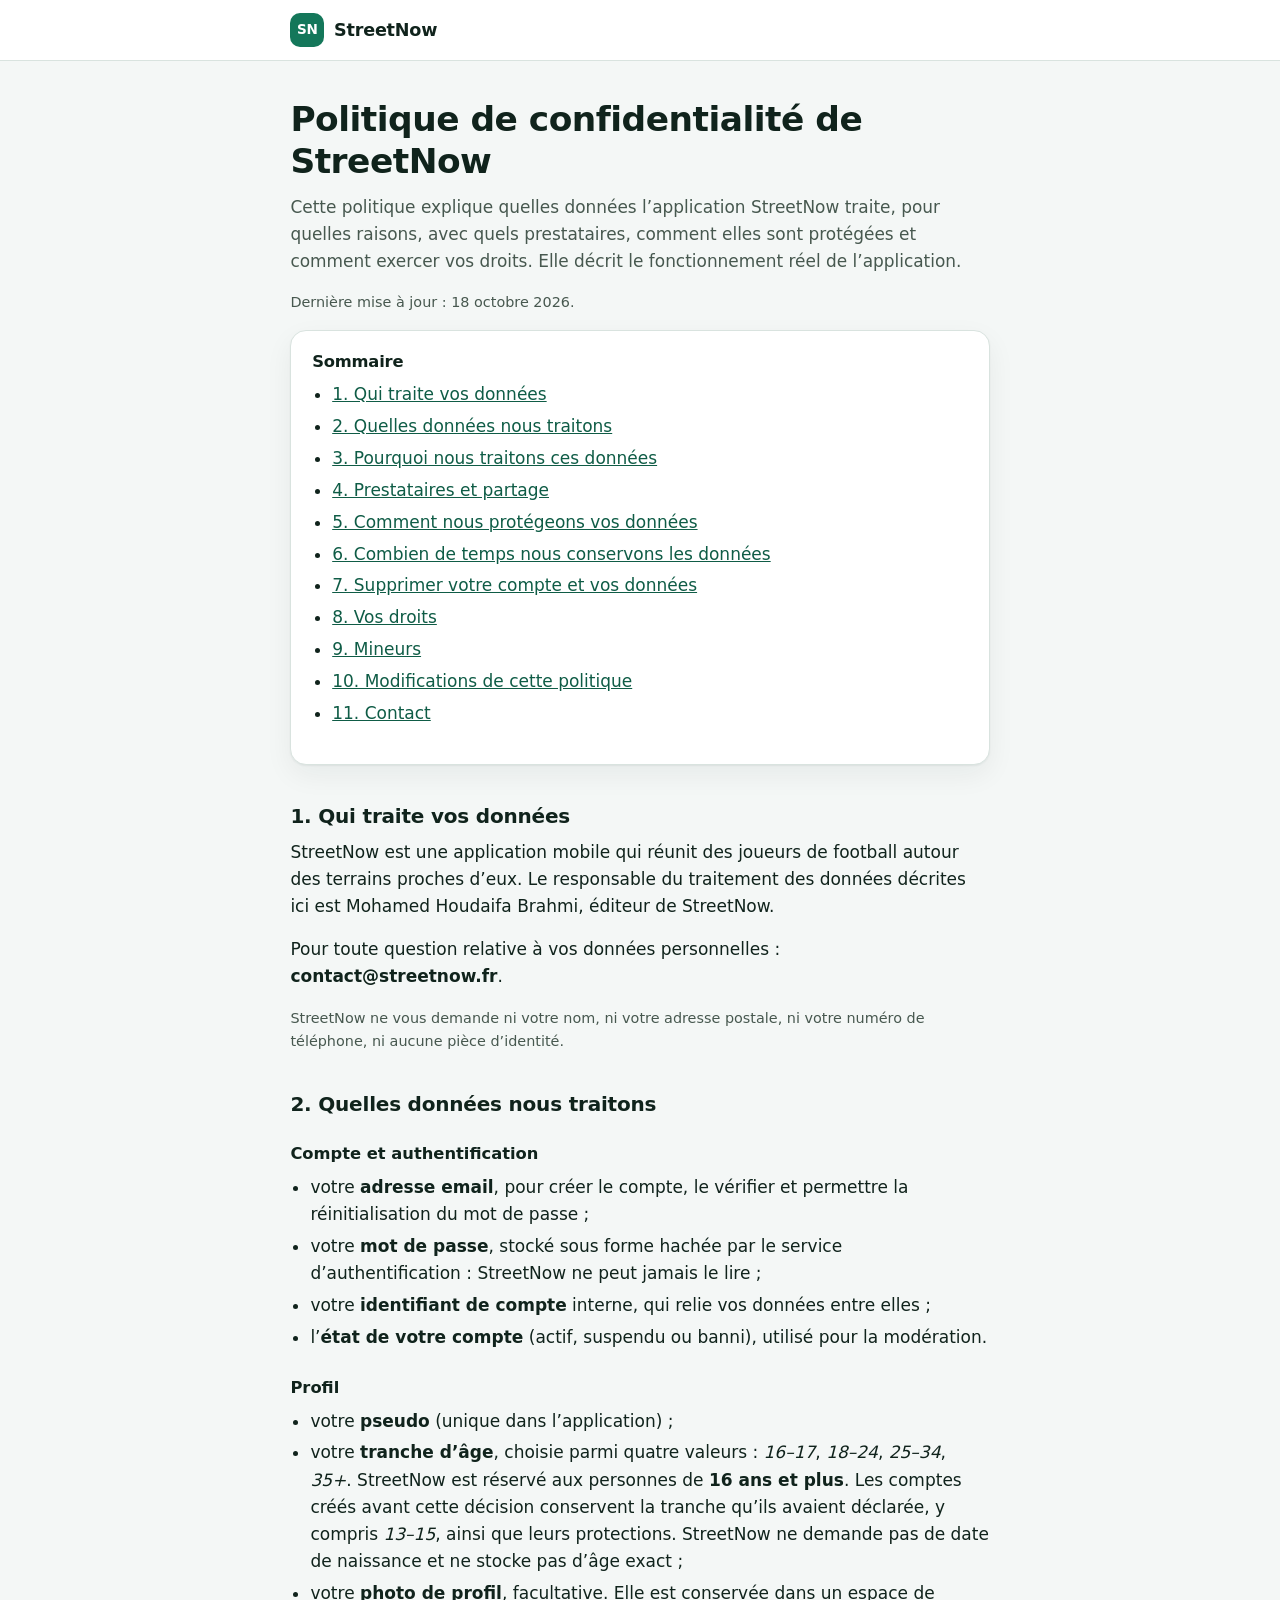
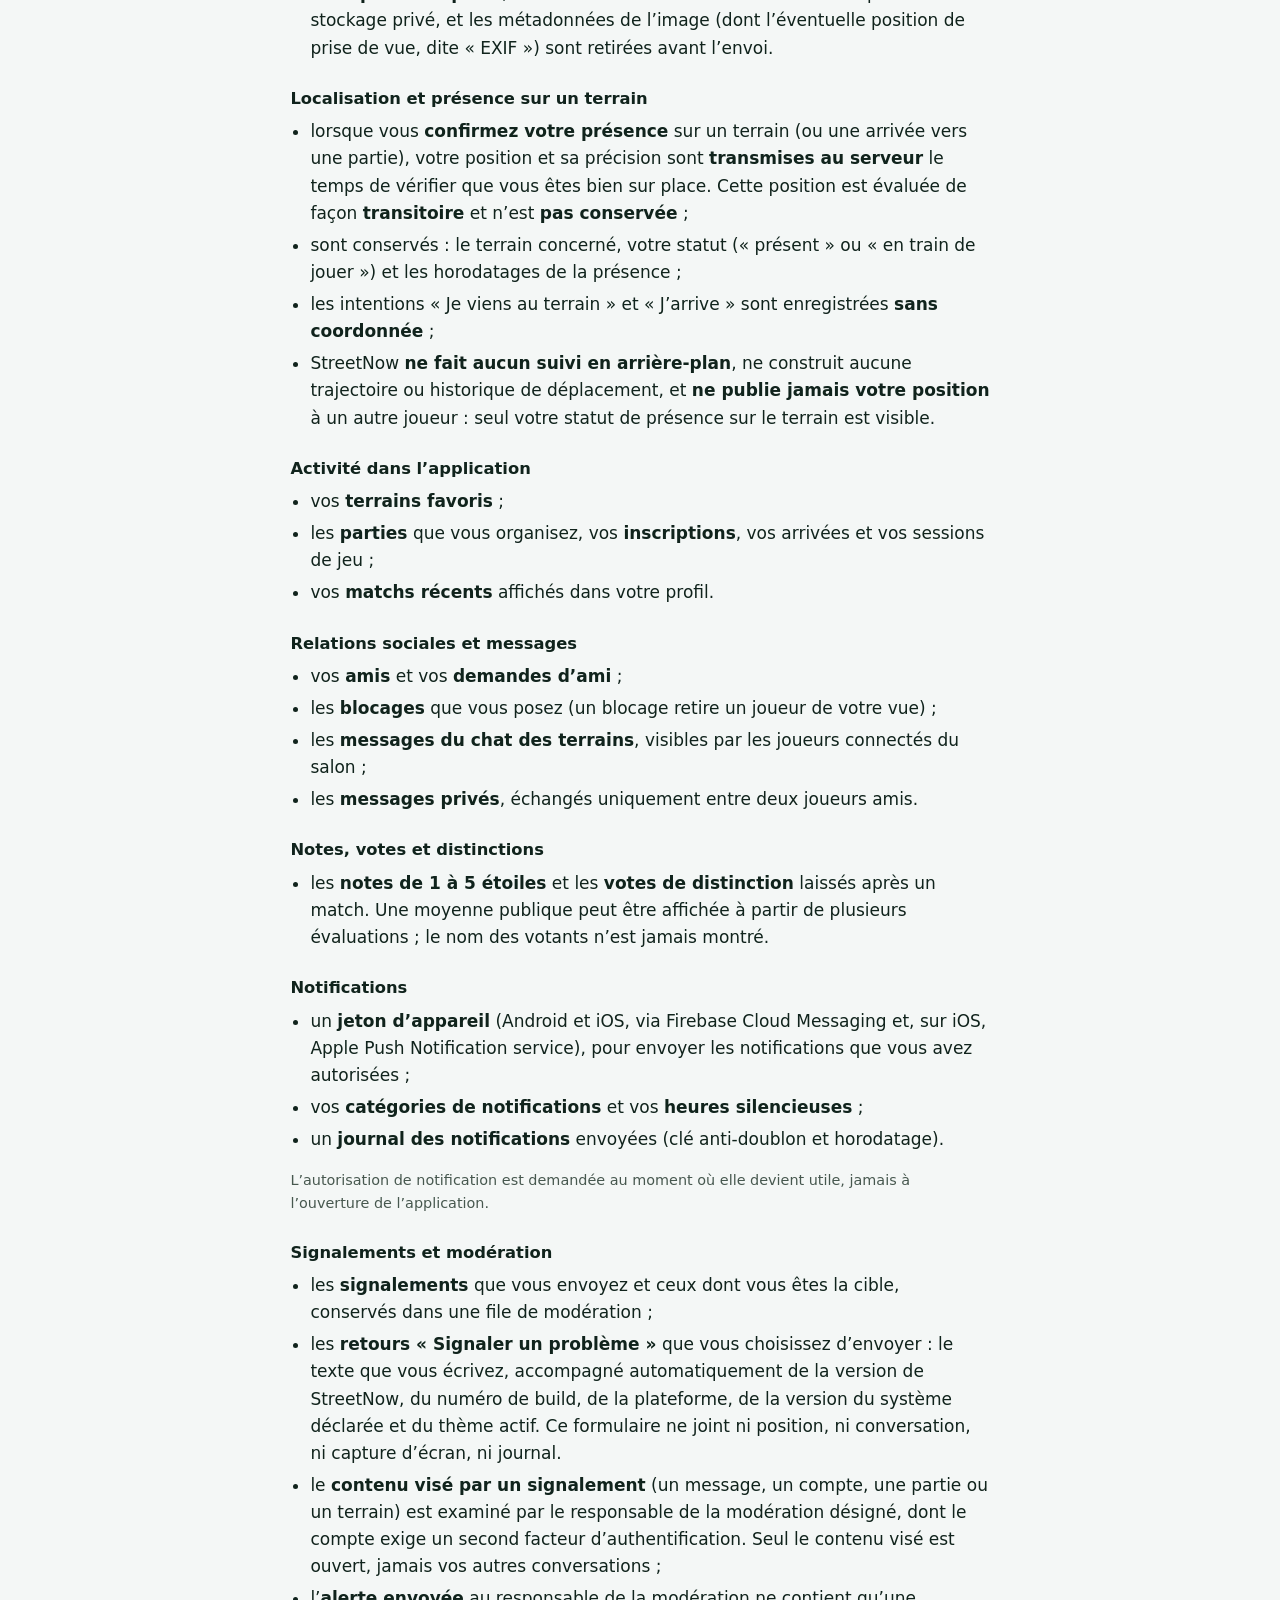
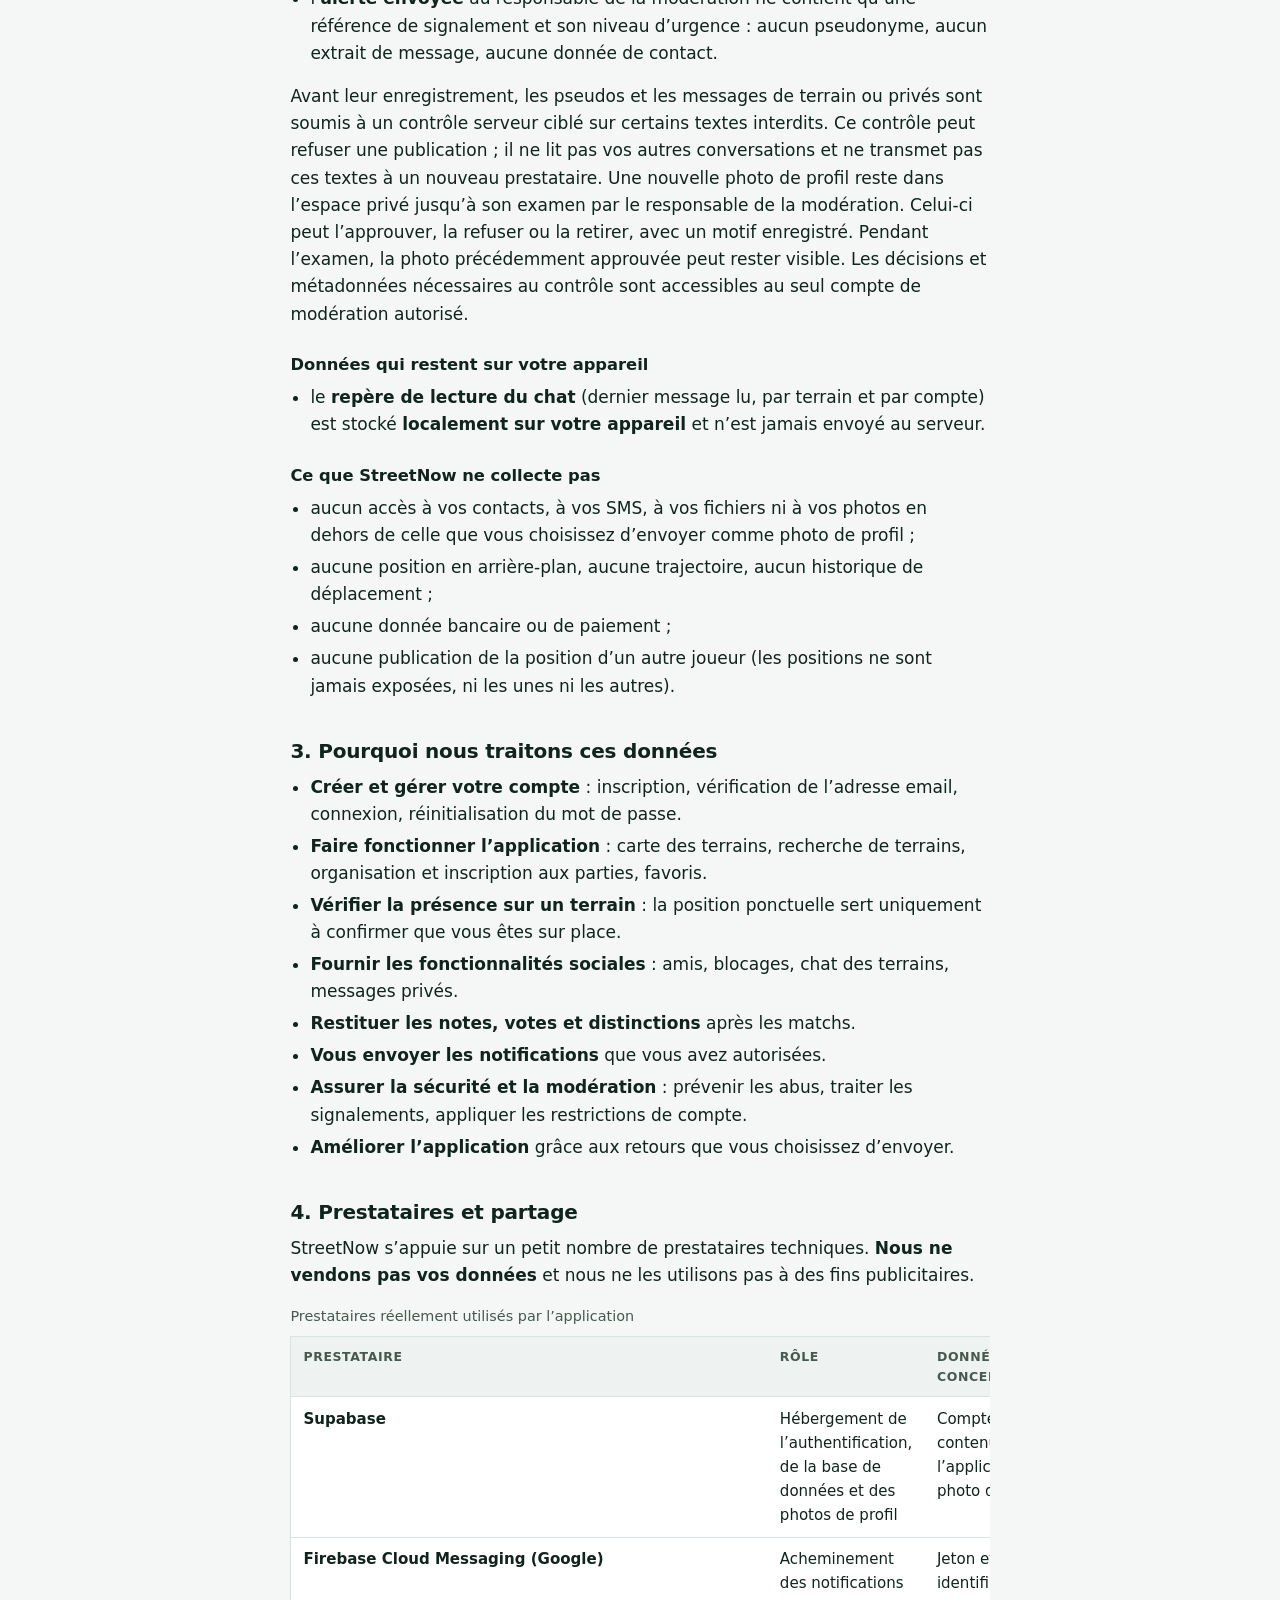
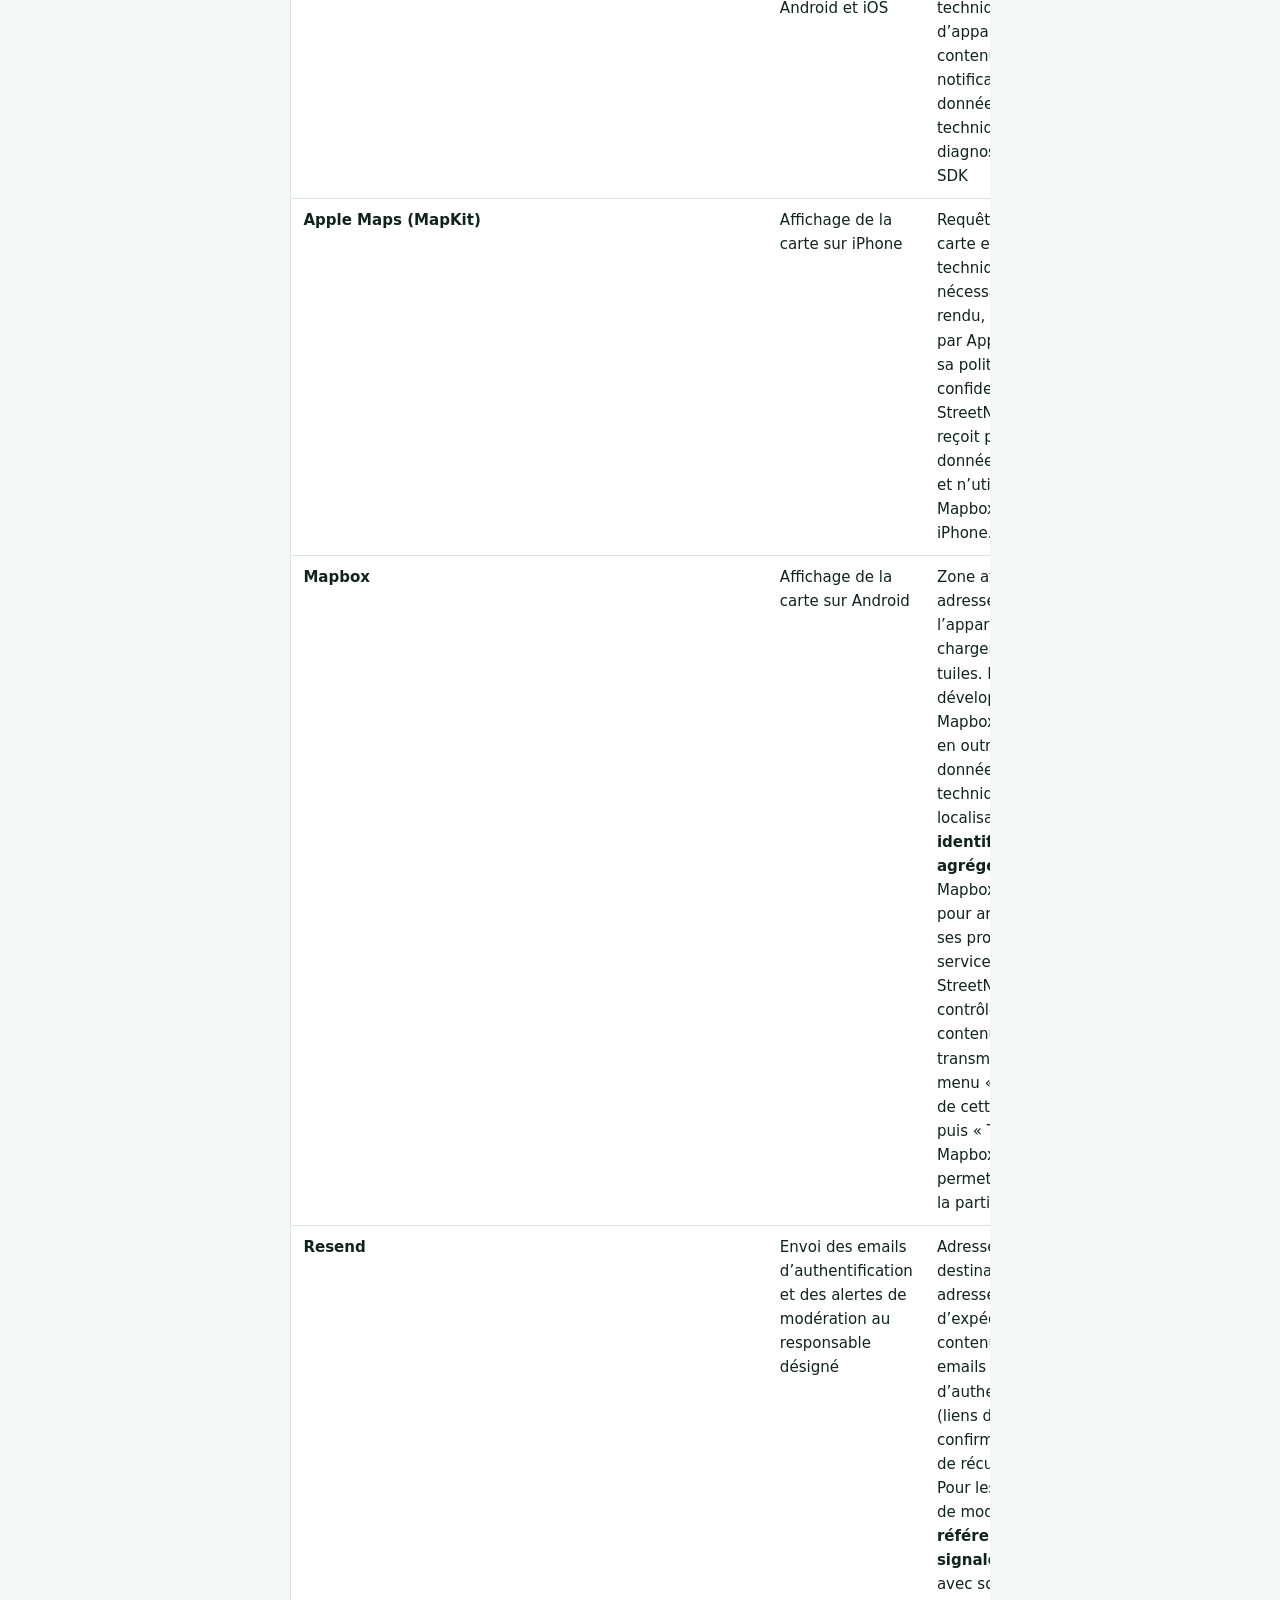
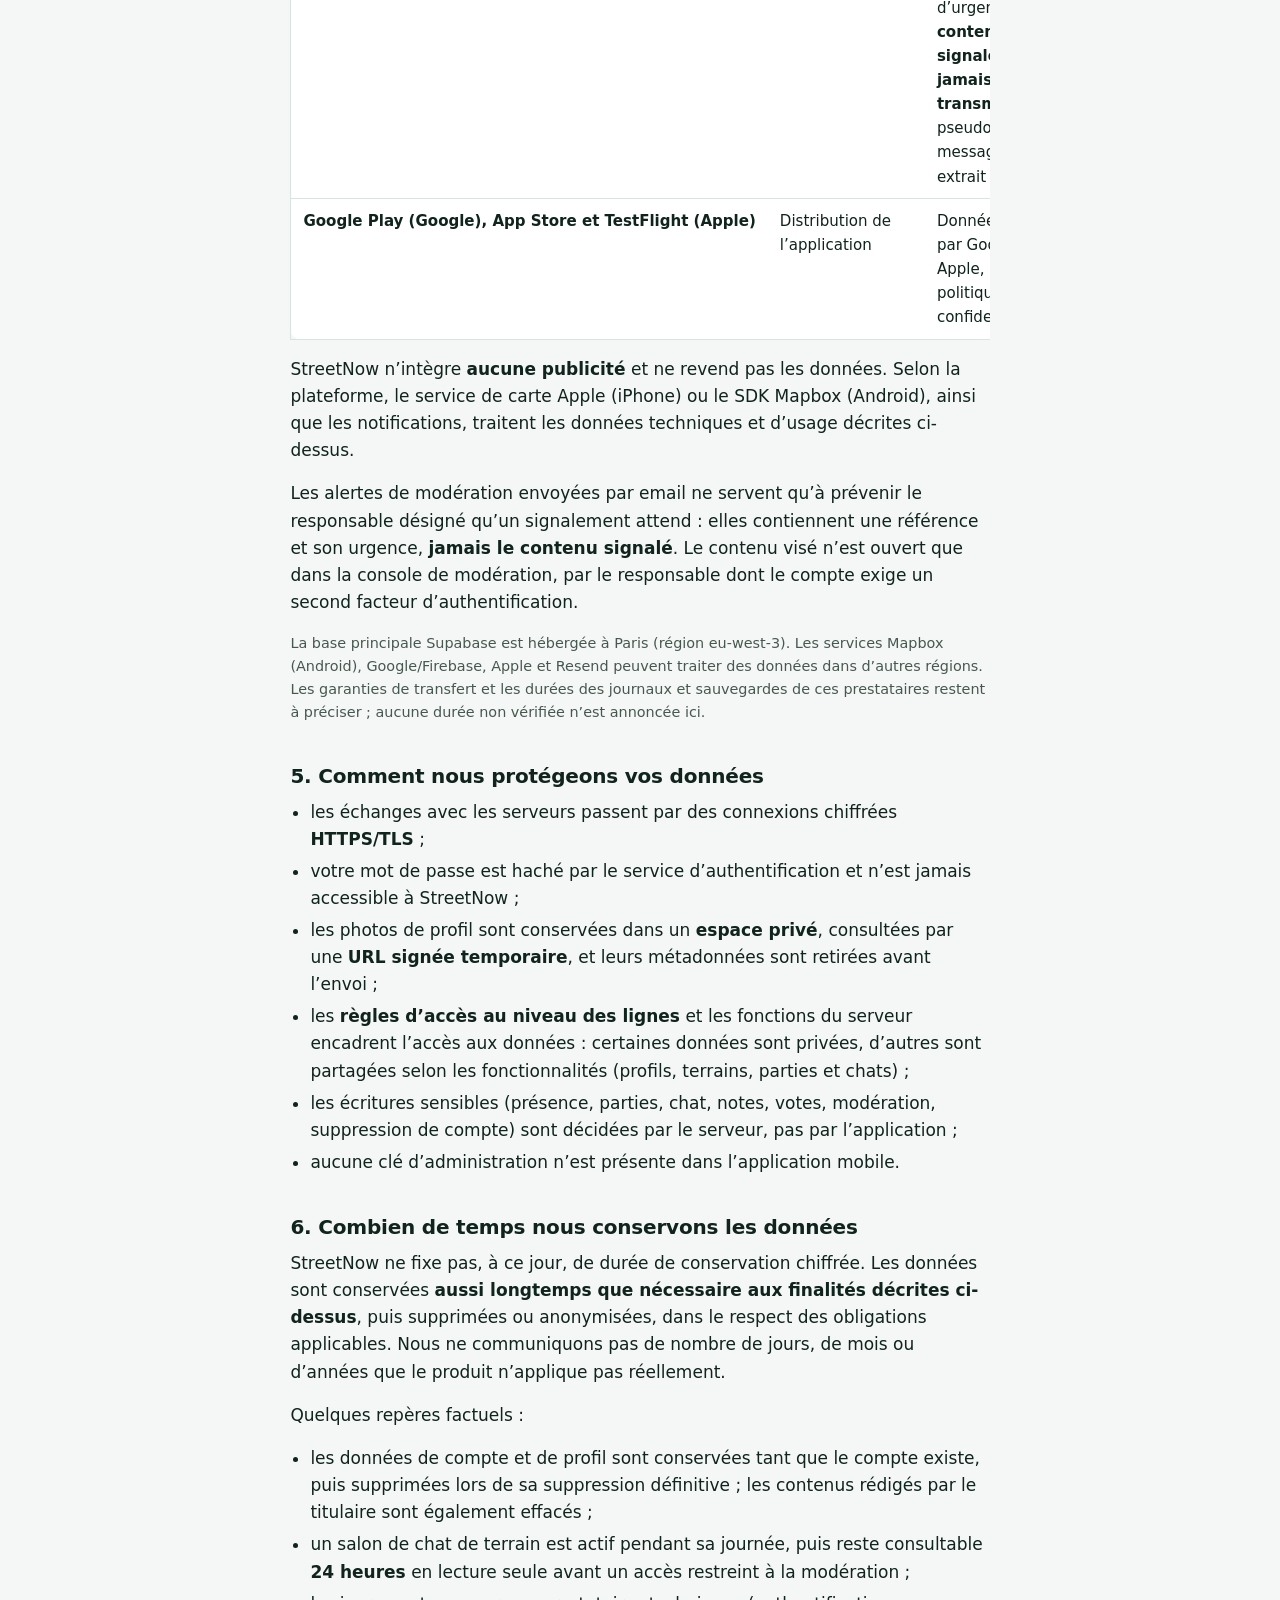
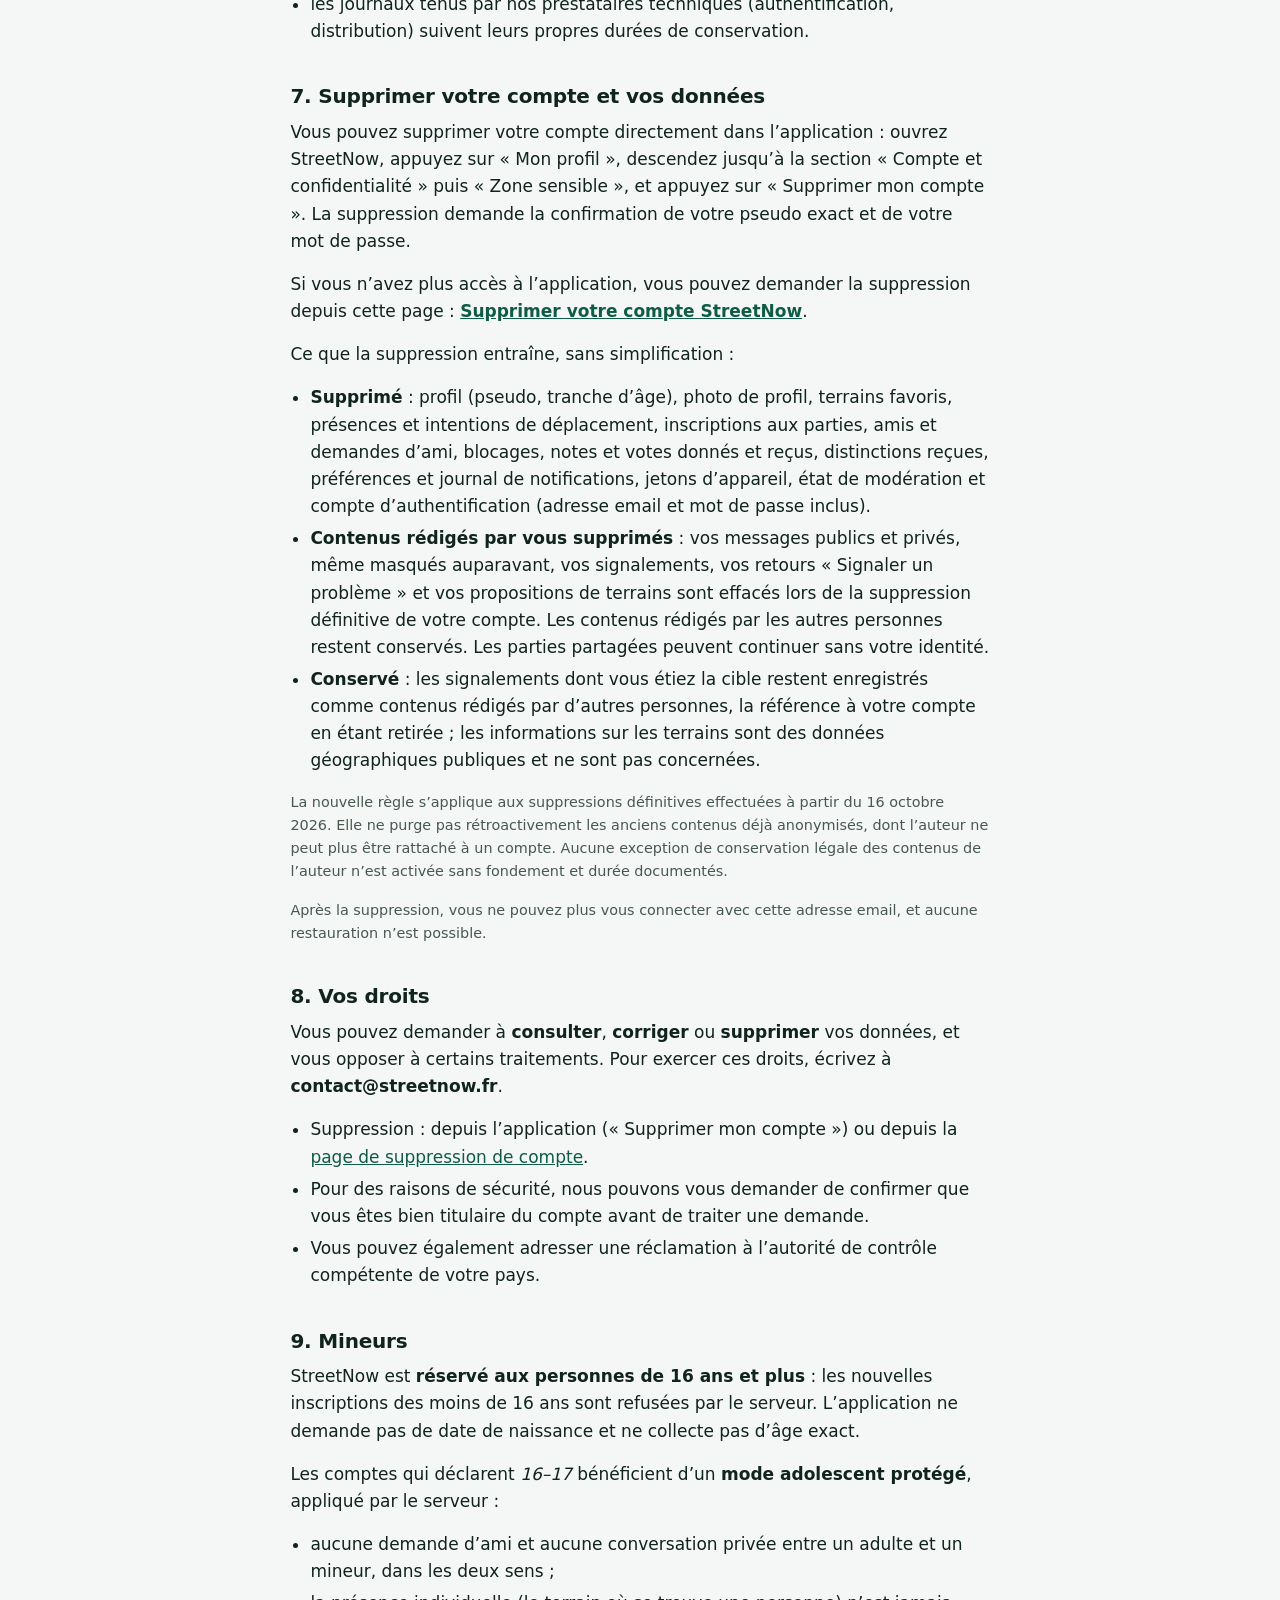
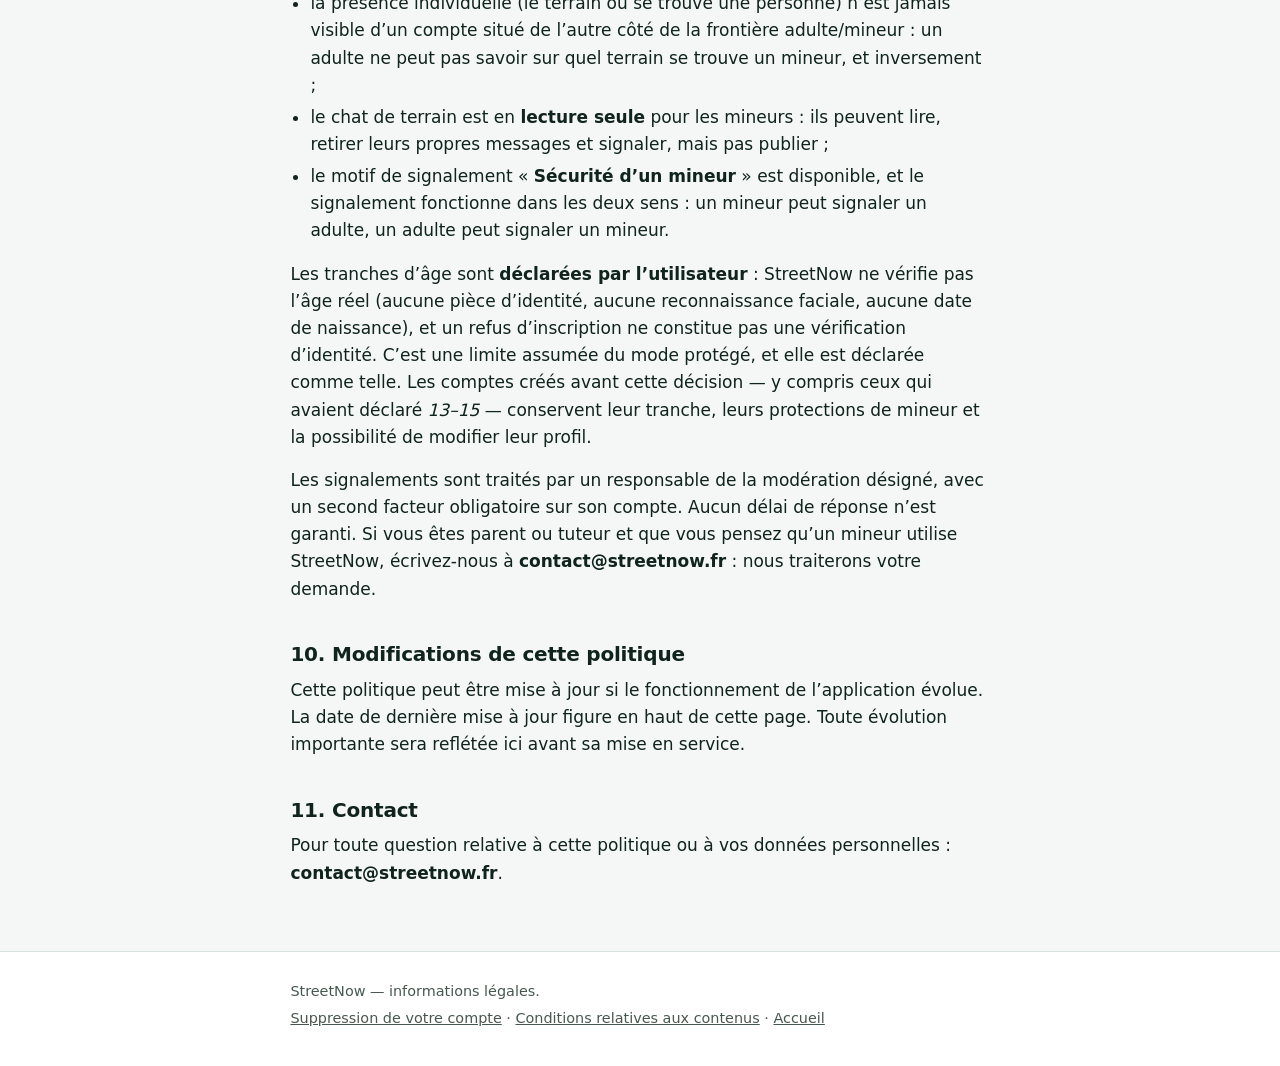
<file: privacy-policy/index.html>
<!DOCTYPE html>
<html lang="fr">
<head>
  <meta charset="utf-8">
  <meta name="viewport" content="width=device-width, initial-scale=1">
  <title>Politique de confidentialité de StreetNow</title>
  <meta name="description" content="Quelles données l'application StreetNow traite, pourquoi, avec quels prestataires, comment elles sont protégées et comment exercer vos droits (accès, suppression, contact).">
  <meta name="robots" content="index, follow">
  <link rel="stylesheet" href="../assets/styles.css">
</head>
<body>

  <!--
    Politique de confidentialité publique de StreetNow.
    Contact : contact@streetnow.fr
    Dernière mise à jour : 18 octobre 2026.
    Aucun JavaScript, aucun cookie, aucun traceur, aucune clé ni donnée privée.
  -->

  <a class="skip" href="#contenu">Aller au contenu</a>

  <header class="site-header">
    <div class="header-inner">
      <a class="brand" href="../" aria-label="StreetNow, accueil des informations légales">
        <span class="brand-mark" aria-hidden="true">SN</span>
        <span class="brand-name">StreetNow</span>
      </a>
    </div>
  </header>

  <main id="contenu" class="page">
    <h1>Politique de confidentialité de StreetNow</h1>
    <p class="lead">
      Cette politique explique quelles données l’application StreetNow traite,
      pour quelles raisons, avec quels prestataires, comment elles sont
      protégées et comment exercer vos droits. Elle décrit le fonctionnement
      réel de l’application.
    </p>
    <p class="small muted">Dernière mise à jour : 18 octobre 2026.</p>

    <nav class="card" aria-label="Sommaire">
      <h2 class="section-title">Sommaire</h2>
      <ul>
        <li><a href="#responsable">1. Qui traite vos données</a></li>
        <li><a href="#donnees">2. Quelles données nous traitons</a></li>
        <li><a href="#finalites">3. Pourquoi nous traitons ces données</a></li>
        <li><a href="#prestataires">4. Prestataires et partage</a></li>
        <li><a href="#securite">5. Comment nous protégeons vos données</a></li>
        <li><a href="#conservation">6. Combien de temps nous conservons les données</a></li>
        <li><a href="#suppression">7. Supprimer votre compte et vos données</a></li>
        <li><a href="#droits">8. Vos droits</a></li>
        <li><a href="#mineurs">9. Mineurs</a></li>
        <li><a href="#modifications">10. Modifications de cette politique</a></li>
        <li><a href="#contact">11. Contact</a></li>
      </ul>
    </nav>

    <h2 id="responsable">1. Qui traite vos données</h2>
    <p>
      StreetNow est une application mobile qui réunit des joueurs de football
      autour des terrains proches d’eux. Le responsable du traitement des
      données décrites ici est Mohamed Houdaifa Brahmi, éditeur de StreetNow.
    </p>
    <p>
      Pour toute question relative à vos données personnelles :
      <strong>contact@streetnow.fr</strong>.
    </p>
    <p class="muted small">
      StreetNow ne vous demande ni votre nom, ni votre adresse postale, ni votre
      numéro de téléphone, ni aucune pièce d’identité.
    </p>

    <h2 id="donnees">2. Quelles données nous traitons</h2>

    <h3>Compte et authentification</h3>
    <ul>
      <li>votre <strong>adresse email</strong>, pour créer le compte, le vérifier et permettre la réinitialisation du mot de passe ;</li>
      <li>votre <strong>mot de passe</strong>, stocké sous forme hachée par le service d’authentification : StreetNow ne peut jamais le lire ;</li>
      <li>votre <strong>identifiant de compte</strong> interne, qui relie vos données entre elles ;</li>
      <li>l’<strong>état de votre compte</strong> (actif, suspendu ou banni), utilisé pour la modération.</li>
    </ul>

    <h3>Profil</h3>
    <ul>
      <li>votre <strong>pseudo</strong> (unique dans l’application) ;</li>
      <li>votre <strong>tranche d’âge</strong>, choisie parmi quatre valeurs : <em>16–17</em>, <em>18–24</em>, <em>25–34</em>, <em>35+</em>. StreetNow est réservé aux personnes de <strong>16 ans et plus</strong>. Les comptes créés avant cette décision conservent la tranche qu’ils avaient déclarée, y compris <em>13–15</em>, ainsi que leurs protections. StreetNow ne demande pas de date de naissance et ne stocke pas d’âge exact ;</li>
      <li>votre <strong>photo de profil</strong>, facultative. Elle est conservée dans un espace de stockage privé, et les métadonnées de l’image (dont l’éventuelle position de prise de vue, dite « EXIF ») sont retirées avant l’envoi.</li>
    </ul>

    <h3>Localisation et présence sur un terrain</h3>
    <ul>
      <li>lorsque vous <strong>confirmez votre présence</strong> sur un terrain (ou une arrivée vers une partie), votre position et sa précision sont <strong>transmises au serveur</strong> le temps de vérifier que vous êtes bien sur place. Cette position est évaluée de façon <strong>transitoire</strong> et n’est <strong>pas conservée</strong> ;</li>
      <li>sont conservés : le terrain concerné, votre statut (« présent » ou « en train de jouer ») et les horodatages de la présence ;</li>
      <li>les intentions « Je viens au terrain » et « J’arrive » sont enregistrées <strong>sans coordonnée</strong> ;</li>
      <li>StreetNow <strong>ne fait aucun suivi en arrière-plan</strong>, ne construit aucune trajectoire ou historique de déplacement, et <strong>ne publie jamais votre position</strong> à un autre joueur : seul votre statut de présence sur le terrain est visible.</li>
    </ul>

    <h3>Activité dans l’application</h3>
    <ul>
      <li>vos <strong>terrains favoris</strong> ;</li>
      <li>les <strong>parties</strong> que vous organisez, vos <strong>inscriptions</strong>, vos arrivées et vos sessions de jeu ;</li>
      <li>vos <strong>matchs récents</strong> affichés dans votre profil.</li>
    </ul>

    <h3>Relations sociales et messages</h3>
    <ul>
      <li>vos <strong>amis</strong> et vos <strong>demandes d’ami</strong> ;</li>
      <li>les <strong>blocages</strong> que vous posez (un blocage retire un joueur de votre vue) ;</li>
      <li>les <strong>messages du chat des terrains</strong>, visibles par les joueurs connectés du salon ;</li>
      <li>les <strong>messages privés</strong>, échangés uniquement entre deux joueurs amis.</li>
    </ul>

    <h3>Notes, votes et distinctions</h3>
    <ul>
      <li>les <strong>notes de 1 à 5 étoiles</strong> et les <strong>votes de distinction</strong> laissés après un match. Une moyenne publique peut être affichée à partir de plusieurs évaluations ; le nom des votants n’est jamais montré.</li>
    </ul>

    <h3>Notifications</h3>
    <ul>
      <li>un <strong>jeton d’appareil</strong> (Android et iOS, via Firebase Cloud Messaging et, sur iOS, Apple Push Notification service), pour envoyer les notifications que vous avez autorisées ;</li>
      <li>vos <strong>catégories de notifications</strong> et vos <strong>heures silencieuses</strong> ;</li>
      <li>un <strong>journal des notifications</strong> envoyées (clé anti-doublon et horodatage).</li>
    </ul>
    <p class="small muted">
      L’autorisation de notification est demandée au moment où elle devient
      utile, jamais à l’ouverture de l’application.
    </p>

    <h3>Signalements et modération</h3>
    <ul>
      <li>les <strong>signalements</strong> que vous envoyez et ceux dont vous êtes la cible, conservés dans une file de modération ;</li>
      <li>les <strong>retours « Signaler un problème »</strong> que vous choisissez d’envoyer : le texte que vous écrivez, accompagné automatiquement de la version de StreetNow, du numéro de build, de la plateforme, de la version du système déclarée et du thème actif. Ce formulaire ne joint ni position, ni conversation, ni capture d’écran, ni journal.</li>
      <li>le <strong>contenu visé par un signalement</strong> (un message, un compte, une partie ou un terrain) est examiné par le responsable de la modération désigné, dont le compte exige un second facteur d’authentification. Seul le contenu visé est ouvert, jamais vos autres conversations ;</li>
      <li>l’<strong>alerte envoyée</strong> au responsable de la modération ne contient qu’une référence de signalement et son niveau d’urgence : aucun pseudonyme, aucun extrait de message, aucune donnée de contact.</li>
    </ul>
    <p>
      Avant leur enregistrement, les pseudos et les messages de terrain ou privés
      sont soumis à un contrôle serveur ciblé sur certains textes interdits. Ce
      contrôle peut refuser une publication ; il ne lit pas vos autres
      conversations et ne transmet pas ces textes à un nouveau prestataire. Une
      nouvelle photo de profil reste dans l’espace privé jusqu’à son examen par
      le responsable de la modération. Celui-ci peut l’approuver, la refuser ou
      la retirer, avec un motif enregistré. Pendant l’examen, la photo
      précédemment approuvée peut rester visible. Les décisions et métadonnées
      nécessaires au contrôle sont accessibles au seul compte de modération
      autorisé.
    </p>

    <h3>Données qui restent sur votre appareil</h3>
    <ul>
      <li>le <strong>repère de lecture du chat</strong> (dernier message lu, par terrain et par compte) est stocké <strong>localement sur votre appareil</strong> et n’est jamais envoyé au serveur.</li>
    </ul>

    <h3>Ce que StreetNow ne collecte pas</h3>
    <ul>
      <li>aucun accès à vos contacts, à vos SMS, à vos fichiers ni à vos photos en dehors de celle que vous choisissez d’envoyer comme photo de profil ;</li>
      <li>aucune position en arrière-plan, aucune trajectoire, aucun historique de déplacement ;</li>
      <li>aucune donnée bancaire ou de paiement ;</li>
      <li>aucune publication de la position d’un autre joueur (les positions ne sont jamais exposées, ni les unes ni les autres).</li>
    </ul>

    <h2 id="finalites">3. Pourquoi nous traitons ces données</h2>
    <ul>
      <li><strong>Créer et gérer votre compte</strong> : inscription, vérification de l’adresse email, connexion, réinitialisation du mot de passe.</li>
      <li><strong>Faire fonctionner l’application</strong> : carte des terrains, recherche de terrains, organisation et inscription aux parties, favoris.</li>
      <li><strong>Vérifier la présence sur un terrain</strong> : la position ponctuelle sert uniquement à confirmer que vous êtes sur place.</li>
      <li><strong>Fournir les fonctionnalités sociales</strong> : amis, blocages, chat des terrains, messages privés.</li>
      <li><strong>Restituer les notes, votes et distinctions</strong> après les matchs.</li>
      <li><strong>Vous envoyer les notifications</strong> que vous avez autorisées.</li>
      <li><strong>Assurer la sécurité et la modération</strong> : prévenir les abus, traiter les signalements, appliquer les restrictions de compte.</li>
      <li><strong>Améliorer l’application</strong> grâce aux retours que vous choisissez d’envoyer.</li>
    </ul>

    <h2 id="prestataires">4. Prestataires et partage</h2>
    <p>
      StreetNow s’appuie sur un petit nombre de prestataires techniques.
      <strong>Nous ne vendons pas vos données</strong> et nous ne les utilisons
      pas à des fins publicitaires.
    </p>
    <div class="table-wrap">
      <table>
        <caption class="small muted">Prestataires réellement utilisés par l’application</caption>
        <thead>
          <tr>
            <th scope="col">Prestataire</th>
            <th scope="col">Rôle</th>
            <th scope="col">Données concernées</th>
          </tr>
        </thead>
        <tbody>
          <tr>
            <th scope="row">Supabase</th>
            <td>Hébergement de l’authentification, de la base de données et des photos de profil</td>
            <td>Compte, profil, contenus de l’application, photo de profil</td>
          </tr>
          <tr>
            <th scope="row">Firebase Cloud Messaging (Google)</th>
            <td>Acheminement des notifications Android et iOS</td>
            <td>Jeton et identifiants techniques d’appareil, contenu de la notification, données techniques et de diagnostic du SDK</td>
          </tr>
          <tr>
            <th scope="row">Apple Maps (MapKit)</th>
            <td>Affichage de la carte sur iPhone</td>
            <td>
              Requêtes de carte et données techniques nécessaires au rendu,
              traitées par Apple selon sa politique de confidentialité.
              StreetNow ne reçoit pas ces données de carte et n’utilise pas
              Mapbox sur iPhone.
            </td>
          </tr>
          <tr>
            <th scope="row">Mapbox</th>
            <td>Affichage de la carte sur Android</td>
            <td>
              Zone affichée et adresse IP de l’appareil lors du chargement des
              tuiles. Le kit de développement Mapbox transmet en outre des
              données techniques et de localisation <strong>dé-identifiées et
              agrégées</strong>, que Mapbox utilise pour améliorer ses propres
              services. StreetNow ne contrôle pas le contenu de ces
              transmissions. Le menu « À propos de cette carte », puis
              « Télémétrie Mapbox », permet d’arrêter la participation.
            </td>
          </tr>
          <tr>
            <th scope="row">Resend</th>
            <td>Envoi des emails d’authentification et des alertes de modération au responsable désigné</td>
            <td>
              Adresse du destinataire, adresse d’expédition et contenu des emails d’authentification (liens de confirmation ou de récupération). Pour les alertes de modération : <strong>référence du signalement</strong> avec son niveau
              d’urgence. <strong>Le contenu signalé n’est jamais transmis</strong> :
              ni pseudonyme, ni message, ni extrait
            </td>
          </tr>
          <tr>
            <th scope="row">Google Play (Google), App Store et TestFlight (Apple)</th>
            <td>Distribution de l’application</td>
            <td>Données gérées par Google ou Apple, selon leur politique de confidentialité</td>
          </tr>
        </tbody>
      </table>
    </div>
    <p>
      StreetNow n’intègre <strong>aucune publicité</strong> et ne revend pas les données. Selon la plateforme, le service de carte Apple (iPhone) ou le SDK Mapbox (Android), ainsi que les notifications, traitent les données techniques et d’usage décrites ci-dessus.
    </p>
    <p>
      Les alertes de modération envoyées par email ne servent qu’à prévenir le
      responsable désigné qu’un signalement attend : elles contiennent une
      référence et son urgence, <strong>jamais le contenu signalé</strong>. Le
      contenu visé n’est ouvert que dans la console de modération, par le
      responsable dont le compte exige un second facteur d’authentification.
    </p>
    <p class="small muted">
      La base principale Supabase est hébergée à Paris (région eu-west-3). Les services Mapbox (Android), Google/Firebase, Apple et Resend peuvent traiter des données dans d’autres régions. Les garanties de transfert et les durées des journaux et sauvegardes de ces prestataires restent à préciser ; aucune durée non vérifiée n’est annoncée ici.
    </p>

    <h2 id="securite">5. Comment nous protégeons vos données</h2>
    <ul>
      <li>les échanges avec les serveurs passent par des connexions chiffrées <strong>HTTPS/TLS</strong> ;</li>
      <li>votre mot de passe est haché par le service d’authentification et n’est jamais accessible à StreetNow ;</li>
      <li>les photos de profil sont conservées dans un <strong>espace privé</strong>, consultées par une <strong>URL signée temporaire</strong>, et leurs métadonnées sont retirées avant l’envoi ;</li>
      <li>les <strong>règles d’accès au niveau des lignes</strong> et les fonctions du serveur encadrent l’accès aux données : certaines données sont privées, d’autres sont partagées selon les fonctionnalités (profils, terrains, parties et chats) ;</li>
      <li>les écritures sensibles (présence, parties, chat, notes, votes, modération, suppression de compte) sont décidées par le serveur, pas par l’application ;</li>
      <li>aucune clé d’administration n’est présente dans l’application mobile.</li>
    </ul>

    <h2 id="conservation">6. Combien de temps nous conservons les données</h2>
    <p>
      StreetNow ne fixe pas, à ce jour, de durée de conservation chiffrée. Les
      données sont conservées <strong>aussi longtemps que nécessaire aux
      finalités décrites ci-dessus</strong>, puis supprimées ou anonymisées,
      dans le respect des obligations applicables. Nous ne communiquons pas de
      nombre de jours, de mois ou d’années que le produit n’applique pas
      réellement.
    </p>
    <p>
      Quelques repères factuels :
    </p>
    <ul>
      <li>les données de compte et de profil sont conservées tant que le compte existe, puis supprimées lors de sa suppression définitive ; les contenus rédigés par le titulaire sont également effacés ;</li>
      <li>un salon de chat de terrain est actif pendant sa journée, puis reste consultable <strong>24 heures</strong> en lecture seule avant un accès restreint à la modération ;</li>
      <li>les journaux tenus par nos prestataires techniques (authentification, distribution) suivent leurs propres durées de conservation.</li>
    </ul>

    <h2 id="suppression">7. Supprimer votre compte et vos données</h2>
    <p>
      Vous pouvez supprimer votre compte directement dans l’application :
      ouvrez StreetNow, appuyez sur « Mon profil », descendez jusqu’à la section
      « Compte et confidentialité » puis « Zone sensible », et appuyez sur
      « Supprimer mon compte ». La suppression demande la confirmation de votre
      pseudo exact et de votre mot de passe.
    </p>
    <p>
      Si vous n’avez plus accès à l’application, vous pouvez demander la
      suppression depuis cette page :
      <a href="../delete-account/"><strong>Supprimer votre compte StreetNow</strong></a>.
    </p>
    <p>Ce que la suppression entraîne, sans simplification :</p>
    <ul>
      <li><strong>Supprimé</strong> : profil (pseudo, tranche d’âge), photo de profil, terrains favoris, présences et intentions de déplacement, inscriptions aux parties, amis et demandes d’ami, blocages, notes et votes donnés et reçus, distinctions reçues, préférences et journal de notifications, jetons d’appareil, état de modération et compte d’authentification (adresse email et mot de passe inclus).</li>
      <li><strong>Contenus rédigés par vous supprimés</strong> : vos messages publics et privés, même masqués auparavant, vos signalements, vos retours « Signaler un problème » et vos propositions de terrains sont effacés lors de la suppression définitive de votre compte. Les contenus rédigés par les autres personnes restent conservés. Les parties partagées peuvent continuer sans votre identité.</li>
      <li><strong>Conservé</strong> : les signalements dont vous étiez la cible restent enregistrés comme contenus rédigés par d’autres personnes, la référence à votre compte en étant retirée ; les informations sur les terrains sont des données géographiques publiques et ne sont pas concernées.</li>
    </ul>
    <p class="small muted">La nouvelle règle s’applique aux suppressions définitives effectuées à partir du 16 octobre 2026. Elle ne purge pas rétroactivement les anciens contenus déjà anonymisés, dont l’auteur ne peut plus être rattaché à un compte. Aucune exception de conservation légale des contenus de l’auteur n’est activée sans fondement et durée documentés.</p>
    <p class="small muted">
      Après la suppression, vous ne pouvez plus vous connecter avec cette
      adresse email, et aucune restauration n’est possible.
    </p>

    <h2 id="droits">8. Vos droits</h2>
    <p>
      Vous pouvez demander à <strong>consulter</strong>, <strong>corriger</strong>
      ou <strong>supprimer</strong> vos données, et vous opposer à certains
      traitements. Pour exercer ces droits, écrivez à
      <strong>contact@streetnow.fr</strong>.
    </p>
    <ul>
      <li>Suppression : depuis l’application (« Supprimer mon compte ») ou depuis la <a href="../delete-account/">page de suppression de compte</a>.</li>
      <li>Pour des raisons de sécurité, nous pouvons vous demander de confirmer que vous êtes bien titulaire du compte avant de traiter une demande.</li>
      <li>Vous pouvez également adresser une réclamation à l’autorité de contrôle compétente de votre pays.</li>
    </ul>

    <h2 id="mineurs">9. Mineurs</h2>
    <p>
      StreetNow est <strong>réservé aux personnes de 16 ans et plus</strong> :
      les nouvelles inscriptions des moins de 16 ans sont refusées par le
      serveur. L’application ne demande pas de date de naissance et ne collecte
      pas d’âge exact.
    </p>
    <p>
      Les comptes qui déclarent <em>16–17</em> bénéficient d’un
      <strong>mode adolescent protégé</strong>, appliqué par le serveur :
    </p>
    <ul>
      <li>
        aucune demande d’ami et aucune conversation privée entre un adulte et un
        mineur, dans les deux sens ;
      </li>
      <li>
        la présence individuelle (le terrain où se trouve une personne) n’est
        jamais visible d’un compte situé de l’autre côté de la frontière
        adulte/mineur : un adulte ne peut pas savoir sur quel terrain se trouve
        un mineur, et inversement ;
      </li>
      <li>
        le chat de terrain est en <strong>lecture seule</strong> pour les
        mineurs : ils peuvent lire, retirer leurs propres messages et signaler,
        mais pas publier ;
      </li>
      <li>
        le motif de signalement « <strong>Sécurité d’un mineur</strong> » est
        disponible, et le signalement fonctionne dans les deux sens : un mineur
        peut signaler un adulte, un adulte peut signaler un mineur.
      </li>
    </ul>
    <p>
      Les tranches d’âge sont <strong>déclarées par l’utilisateur</strong> :
      StreetNow ne vérifie pas l’âge réel (aucune pièce d’identité, aucune
      reconnaissance faciale, aucune date de naissance), et un refus
      d’inscription ne constitue pas une vérification d’identité. C’est une
      limite assumée du mode protégé, et elle est déclarée comme telle. Les
      comptes créés avant cette décision — y compris ceux qui avaient déclaré
      <em>13–15</em> — conservent leur tranche, leurs protections de mineur et
      la possibilité de modifier leur profil.
    </p>
    <p>
      Les signalements sont traités par un responsable de la modération désigné,
      avec un second facteur obligatoire sur son compte. Aucun délai de réponse
      n’est garanti. Si vous êtes parent ou tuteur et que vous pensez qu’un
      mineur utilise StreetNow, écrivez-nous à
      <strong>contact@streetnow.fr</strong> : nous traiterons votre demande.
    </p>

    <h2 id="modifications">10. Modifications de cette politique</h2>
    <p>
      Cette politique peut être mise à jour si le fonctionnement de
      l’application évolue. La date de dernière mise à jour figure en haut de
      cette page. Toute évolution importante sera reflétée ici avant sa mise en
      service.
    </p>

    <h2 id="contact">11. Contact</h2>
    <p>
      Pour toute question relative à cette politique ou à vos données
      personnelles : <strong>contact@streetnow.fr</strong>.
    </p>
  </main>

  <footer class="site-footer">
    <div class="site-footer-inner">
      <p>StreetNow — informations légales.</p>
      <p class="small">
        <a href="../delete-account/">Suppression de votre compte</a>
        ·
        <a href="../player-content-terms/">Conditions relatives aux contenus</a>
        ·
        <a href="../">Accueil</a>
      </p>
    </div>
  </footer>

</body>
</html>
</file>
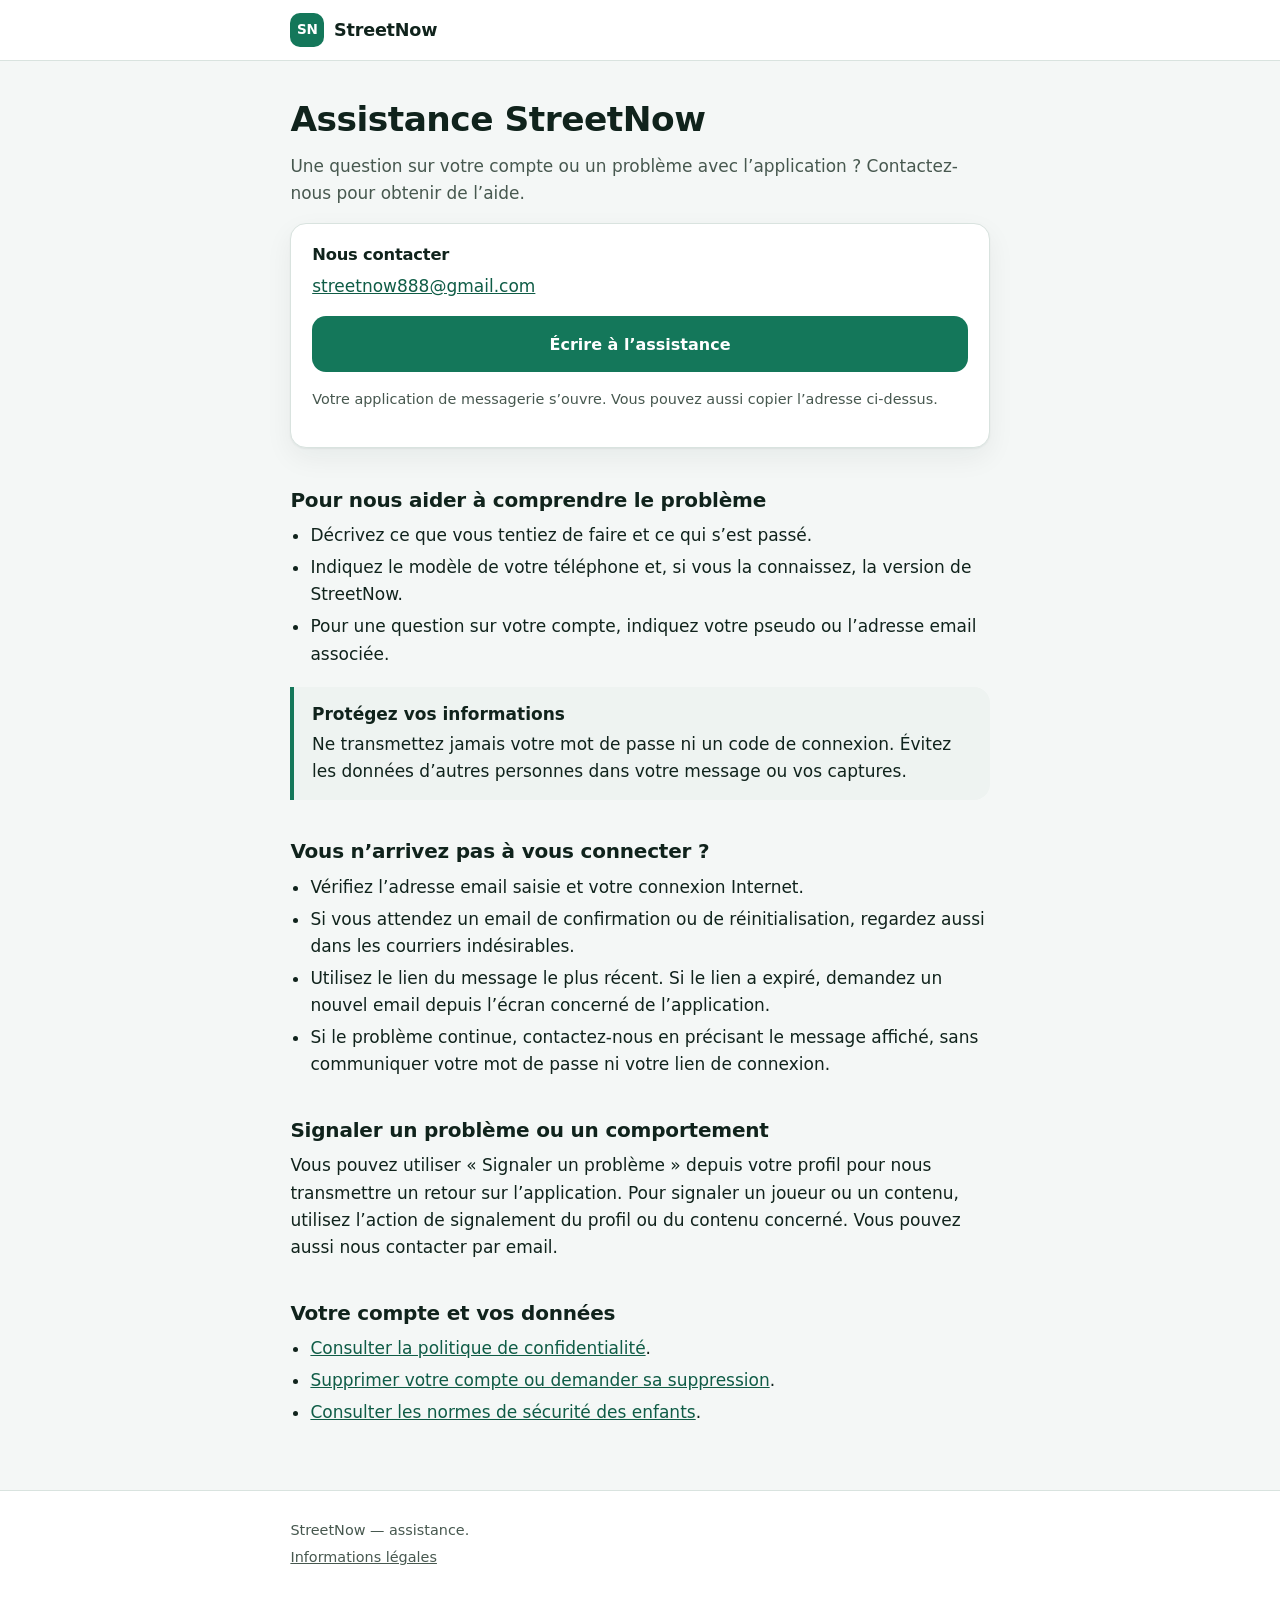
<file: support/index.html>
<!DOCTYPE html>
<html lang="fr">
<head>
  <meta charset="utf-8">
  <meta name="viewport" content="width=device-width, initial-scale=1">
  <title>Assistance StreetNow</title>
  <meta name="description" content="Contactez l'assistance StreetNow pour une question sur votre compte, un problème avec l'application ou une demande concernant vos données.">
  <link rel="stylesheet" href="../assets/styles.css">
</head>
<body>
  <a class="skip" href="#contenu">Aller au contenu</a>
  <header class="site-header"><div class="header-inner">
    <a class="brand" href="https://letsfoot.github.io/streetnow-legal/" aria-label="StreetNow, accueil des informations légales">
      <span class="brand-mark" aria-hidden="true">SN</span><span class="brand-name">StreetNow</span>
    </a>
  </div></header>
  <main id="contenu" class="page">
    <h1>Assistance StreetNow</h1>
    <p class="lead">Une question sur votre compte ou un problème avec l’application ? Contactez-nous pour obtenir de l’aide.</p>
    <section class="card" aria-labelledby="contact">
      <h2 class="section-title" id="contact">Nous contacter</h2>
      <p><a href="mailto:streetnow888@gmail.com">streetnow888@gmail.com</a></p>
      <p><a class="button" href="mailto:streetnow888@gmail.com?subject=Assistance%20StreetNow">Écrire à l’assistance</a></p>
      <p class="small muted">Votre application de messagerie s’ouvre. Vous pouvez aussi copier l’adresse ci-dessus.</p>
    </section>
    <h2>Pour nous aider à comprendre le problème</h2>
    <ul>
      <li>Décrivez ce que vous tentiez de faire et ce qui s’est passé.</li>
      <li>Indiquez le modèle de votre téléphone et, si vous la connaissez, la version de StreetNow.</li>
      <li>Pour une question sur votre compte, indiquez votre pseudo ou l’adresse email associée.</li>
    </ul>
    <aside class="notice"><strong>Protégez vos informations</strong>Ne transmettez jamais votre mot de passe ni un code de connexion. Évitez les données d’autres personnes dans votre message ou vos captures.</aside>
    <h2>Vous n’arrivez pas à vous connecter ?</h2>
    <ul>
      <li>Vérifiez l’adresse email saisie et votre connexion Internet.</li>
      <li>Si vous attendez un email de confirmation ou de réinitialisation, regardez aussi dans les courriers indésirables.</li>
      <li>Utilisez le lien du message le plus récent. Si le lien a expiré, demandez un nouvel email depuis l’écran concerné de l’application.</li>
      <li>Si le problème continue, contactez-nous en précisant le message affiché, sans communiquer votre mot de passe ni votre lien de connexion.</li>
    </ul>
    <h2>Signaler un problème ou un comportement</h2>
    <p>Vous pouvez utiliser « Signaler un problème » depuis votre profil pour nous transmettre un retour sur l’application. Pour signaler un joueur ou un contenu, utilisez l’action de signalement du profil ou du contenu concerné. Vous pouvez aussi nous contacter par email.</p>
    <h2>Votre compte et vos données</h2>
    <ul>
      <li><a href="https://letsfoot.github.io/streetnow-legal/privacy-policy/">Consulter la politique de confidentialité</a>.</li>
      <li><a href="https://letsfoot.github.io/streetnow-legal/delete-account/">Supprimer votre compte ou demander sa suppression</a>.</li>
      <li><a href="https://letsfoot.github.io/streetnow-legal/child-safety/">Consulter les normes de sécurité des enfants</a>.</li>
    </ul>
  </main>
  <footer class="site-footer"><div class="site-footer-inner">
    <p>StreetNow — assistance.</p>
    <p class="small"><a href="https://letsfoot.github.io/streetnow-legal/">Informations légales</a></p>
  </div></footer>
</body>
</html>
</file>
<file: assets/styles.css>
/*
  StreetNow - pages publiques légales.
  CSS unique, sans dépendance externe, sans JavaScript.
  Palette par variables, thème clair par défaut et sombre via
  prefers-color-scheme.
*/

:root {
  color-scheme: light dark;

  --bg: #f4f7f6;
  --surface: #ffffff;
  --surface-alt: #eef3f1;
  --text: #10231c;
  --text-muted: #47584f;
  --border: #d9e3df;
  --accent: #14775a;
  --accent-strong: #0f5c46;
  --accent-ink: #ffffff;
  --danger: #a4341f;
  --danger-soft: #fbeee9;
  --danger-border: #f0cdc1;
  --shadow: 0 1px 2px rgba(16, 35, 28, 0.06), 0 10px 28px rgba(16, 35, 28, 0.06);
  --radius: 16px;
  --max-width: 46rem;
}

@media (prefers-color-scheme: dark) {
  :root {
    --bg: #0c1311;
    --surface: #131e1a;
    --surface-alt: #182620;
    --text: #e8f1ed;
    --text-muted: #a3b7af;
    --border: #26362f;
    --accent: #46c39b;
    --accent-strong: #6ad6b2;
    --accent-ink: #072019;
    --danger: #f0a58f;
    --danger-soft: #2a1a15;
    --danger-border: #4a2b22;
    --shadow: 0 1px 2px rgba(0, 0, 0, 0.4), 0 12px 30px rgba(0, 0, 0, 0.35);
  }
}

*,
*::before,
*::after {
  box-sizing: border-box;
}

html {
  -webkit-text-size-adjust: 100%;
}

body {
  margin: 0;
  background: var(--bg);
  color: var(--text);
  font-family: system-ui, -apple-system, "Segoe UI", Roboto, "Helvetica Neue",
    Arial, sans-serif;
  font-size: 17px;
  line-height: 1.6;
  text-rendering: optimizeLegibility;
  -webkit-font-smoothing: antialiased;
}

.skip {
  position: absolute;
  left: -9999px;
  top: 0;
  background: var(--surface);
  color: var(--text);
  padding: 0.6rem 1rem;
  border-radius: 0 0 12px 0;
  z-index: 10;
}

.skip:focus {
  left: 0;
}

a {
  color: var(--accent-strong);
}

a:focus-visible,
button:focus-visible,
.button:focus-visible {
  outline: 3px solid var(--accent);
  outline-offset: 2px;
  border-radius: 6px;
}

.site-header {
  border-bottom: 1px solid var(--border);
  background: var(--surface);
}

.header-inner,
.page,
.site-footer-inner {
  width: 100%;
  max-width: var(--max-width);
  margin: 0 auto;
  padding: 0 1.15rem;
}

.header-inner {
  display: flex;
  align-items: center;
  min-height: 60px;
}

.brand {
  display: inline-flex;
  align-items: center;
  gap: 0.6rem;
  text-decoration: none;
  color: var(--text);
  font-weight: 800;
  letter-spacing: -0.2px;
}

.brand-mark {
  display: inline-grid;
  place-items: center;
  width: 34px;
  height: 34px;
  border-radius: 10px;
  background: var(--accent);
  color: var(--accent-ink);
  font-size: 0.85rem;
  font-weight: 800;
}

.brand-name {
  font-size: 1.1rem;
}

.page {
  padding-top: 2.4rem;
  padding-bottom: 3rem;
}

h1 {
  font-size: clamp(1.6rem, 1.2rem + 2.2vw, 2.15rem);
  line-height: 1.2;
  letter-spacing: -0.5px;
  margin: 0 0 0.75rem;
}

h2 {
  font-size: 1.25rem;
  line-height: 1.3;
  margin: 2.4rem 0 0.6rem;
  letter-spacing: -0.2px;
}

h3 {
  font-size: 1.02rem;
  margin: 1.5rem 0 0.4rem;
}

p {
  margin: 0 0 1rem;
}

.lead {
  font-size: 1.06rem;
  color: var(--text-muted);
}

ul,
ol {
  margin: 0 0 1rem;
  padding-left: 1.25rem;
}

li {
  margin: 0.3rem 0;
}

ol.steps {
  counter-reset: step;
  list-style: none;
  padding-left: 0;
}

ol.steps > li {
  counter-increment: step;
  position: relative;
  padding-left: 2.6rem;
  margin: 0.7rem 0;
}

ol.steps > li::before {
  content: counter(step);
  position: absolute;
  left: 0;
  top: 0.05rem;
  width: 1.85rem;
  height: 1.85rem;
  display: grid;
  place-items: center;
  border-radius: 50%;
  background: var(--surface-alt);
  border: 1px solid var(--border);
  color: var(--accent-strong);
  font-size: 0.85rem;
  font-weight: 800;
}

.card {
  background: var(--surface);
  border: 1px solid var(--border);
  border-radius: var(--radius);
  padding: 1.25rem 1.3rem;
  box-shadow: var(--shadow);
}

.card + .card {
  margin-top: 1rem;
}

.section-title {
  display: flex;
  align-items: center;
  gap: 0.55rem;
  margin: 0 0 0.5rem;
  font-size: 1.02rem;
  font-weight: 800;
}

.dot {
  width: 10px;
  height: 10px;
  border-radius: 50%;
  flex: none;
}

.dot--deleted {
  background: var(--danger);
}

.dot--anon {
  background: var(--accent);
}

.dot--kept {
  background: var(--text-muted);
}

.tag {
  display: inline-block;
  font-size: 0.72rem;
  font-weight: 800;
  letter-spacing: 0.06em;
  text-transform: uppercase;
  padding: 0.2rem 0.55rem;
  border-radius: 999px;
}

.tag--deleted {
  background: var(--danger-soft);
  color: var(--danger);
  border: 1px solid var(--danger-border);
}

.tag--anon,
.tag--kept {
  background: var(--surface-alt);
  color: var(--accent-strong);
  border: 1px solid var(--border);
}

.notice {
  border-left: 4px solid var(--accent);
  background: var(--surface-alt);
  border-radius: 0 var(--radius) var(--radius) 0;
  padding: 0.9rem 1.1rem;
  color: var(--text);
  margin: 1.2rem 0;
}

.notice strong {
  display: block;
  margin-bottom: 0.15rem;
}

.button {
  display: inline-flex;
  align-items: center;
  justify-content: center;
  gap: 0.5rem;
  width: 100%;
  text-align: center;
  text-decoration: none;
  background: var(--accent);
  color: var(--accent-ink);
  font-weight: 800;
  font-size: 1rem;
  padding: 0.95rem 1.2rem;
  border: none;
  border-radius: 14px;
  cursor: pointer;
}

.button:hover {
  background: var(--accent-strong);
}

.button--ghost {
  display: inline-block;
  width: auto;
  background: transparent;
  color: var(--accent-strong);
  border: 1px solid var(--border);
  padding: 0.5rem 0.9rem;
  font-size: 0.95rem;
  font-weight: 700;
  border-radius: 12px;
}

.button--ghost:hover {
  background: var(--surface-alt);
}

.mail-template {
  margin: 1rem 0 0;
  padding: 0.9rem 1rem;
  background: var(--surface-alt);
  border: 1px dashed var(--border);
  border-radius: 12px;
  font-family: ui-monospace, "SFMono-Regular", Consolas, "Liberation Mono",
    Menlo, monospace;
  font-size: 0.86rem;
  line-height: 1.5;
  white-space: pre-wrap;
  word-break: break-word;
  color: var(--text-muted);
}

.muted {
  color: var(--text-muted);
}

.table-wrap {
  width: 100%;
  overflow-x: auto;
  margin: 0.8rem 0 1rem;
}

table {
  width: 100%;
  min-width: 34rem;
  border-collapse: collapse;
  background: var(--surface);
  border: 1px solid var(--border);
  border-radius: 12px;
  font-size: 0.94rem;
}

caption {
  text-align: left;
  padding-bottom: 0.5rem;
}

th,
td {
  text-align: left;
  padding: 0.6rem 0.75rem;
  border-bottom: 1px solid var(--border);
  vertical-align: top;
}

thead th {
  background: var(--surface-alt);
  color: var(--text-muted);
  font-size: 0.78rem;
  letter-spacing: 0.05em;
  text-transform: uppercase;
}

tbody th {
  font-weight: 700;
  white-space: nowrap;
}

tbody tr:last-child th,
tbody tr:last-child td {
  border-bottom: none;
}

.small {
  font-size: 0.9rem;
}

.site-footer {
  border-top: 1px solid var(--border);
  background: var(--surface);
  padding: 1.5rem 0 2rem;
  color: var(--text-muted);
  font-size: 0.9rem;
}

.site-footer a {
  color: var(--text-muted);
}

.site-footer-inner p {
  margin: 0.25rem 0;
}
</file>
